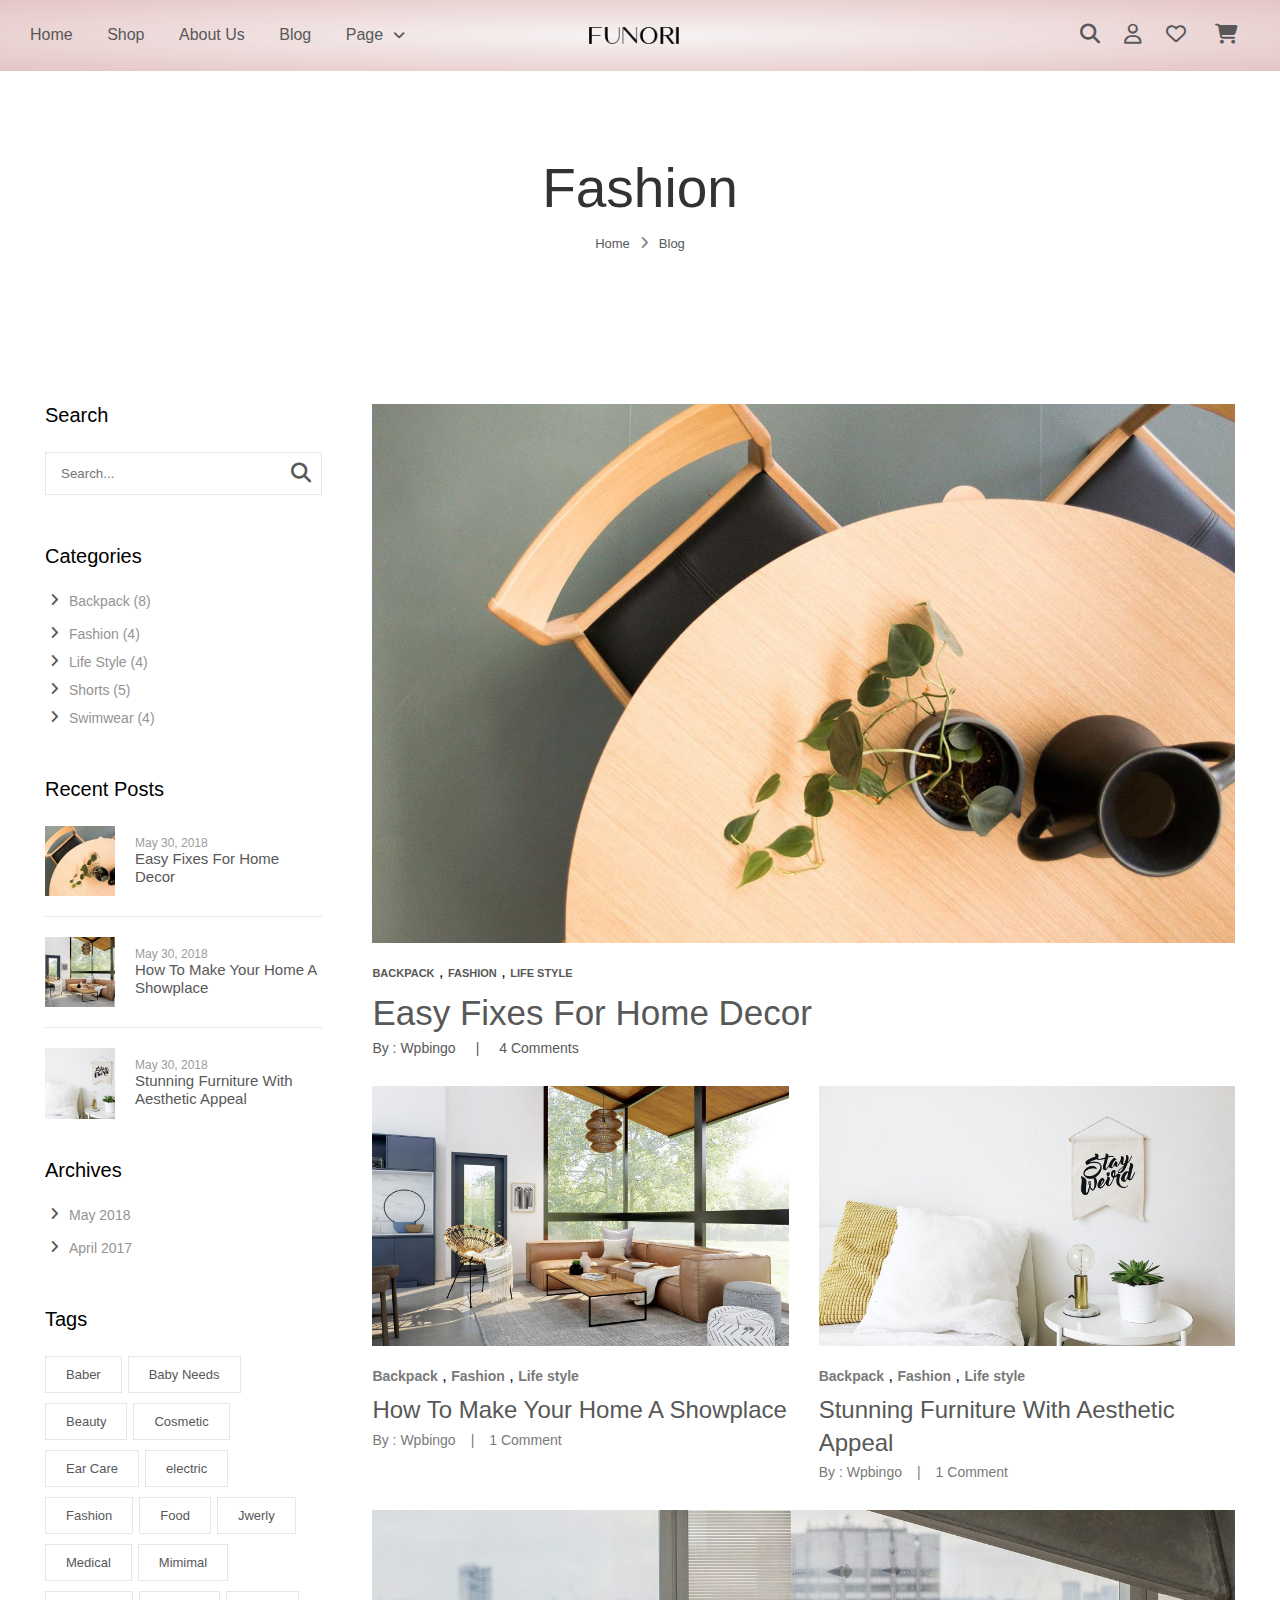
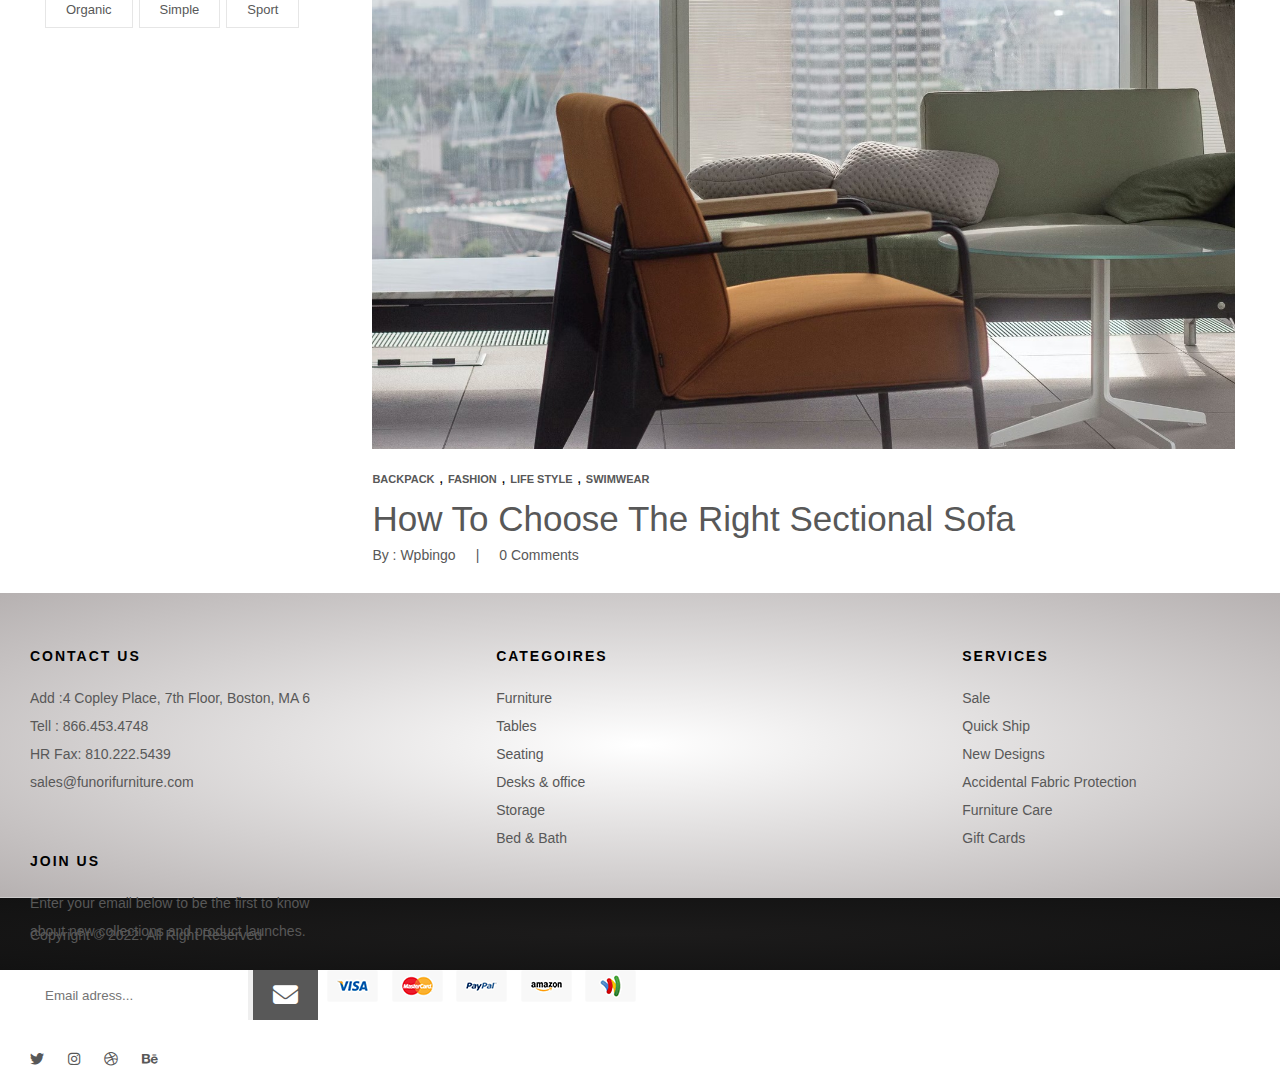
<file: blog.html>
<!DOCTYPE html>
<html lang="en">
<head>
    <meta charset="UTF-8">
    <meta http-equiv="X-UA-Compatible" content="IE=edge">
    <meta name="viewport" content="width=device-width, initial-scale=1.0">
    <link rel="stylesheet" href="https://cdnjs.cloudflare.com/ajax/libs/font-awesome/6.1.1/css/all.min.css"/>
    <link rel="stylesheet" href="css/blog.css">
    <link rel="stylesheet" href="css/main.css">
    <link rel="stylesheet" href="css/about.css">
    <link rel="stylesheet" href="css/main-moblie.css">
    <title>Blog</title>
</head>
<body>
    <div class="header">
        <div class="content">
            <div class="box-menu-mobile">
                <button>
                    <i class="fa-solid fa-bars"></i>
                </button>
            </div>
            <nav class="box-menu">
                <ul class="all-list-menu">
                    <li>
                        <a href="index.html" class="hover-a">Home</a>
                        <!-- <a href="">
                            <i class="fa-solid fa-angle-down angle-down"></i>
                        </a> -->
                    </li>
                    <li class="padding-list-menu">
                        <a href="Shop.html" class="hover-a">Shop</a>
                        <!-- <a href="">
                            <i class="fa-solid fa-angle-down angle-down"></i>
                        </a> -->
                    </li>
                    <li class="padding-list-menu">
                        <a href="about.html" class="hover-a">About Us</a>
                        <!-- <a href="">
                            <i class="fa-solid fa-angle-down angle-down"></i>
                        </a> -->
                    </li>
                    <li class="padding-list-menu">
                        <a href="blog.html" class="hover-a">Blog</a>
                        <!-- <a href="">
                            <i class="fa-solid fa-angle-down angle-down"></i>
                        </a> -->
                    </li>
                    <li class="padding-list-menu">
                        <a href="" class="hover-a">Page</a>
                        <a href="">
                            <i class="fa-solid fa-angle-down angle-down"></i>
                        </a>
                    </li>
                </ul>
            </nav>
            <div class="box-logo">
                <div class="logo">
                    <a href="index.html">
                        <img src="images/logo.png" alt="">
                    </a>
                </div>
            </div>
            <div class="box-icon">
                <a href="" class="box-search">
                    <i class="fa-solid fa-magnifying-glass search"></i>
                </a>
                <a href="login.html" class="box-user">
                    <i class="fa-regular fa-user user"></i>
                </a>
                <a href="" class="box-heart">
                    <i class="fa-regular fa-heart heart"></i>
                </a>
                <a href="cart.html" class="box-cart">
                    <i class="fa-solid fa-cart-shopping cart"></i>
                </a>
            </div>
        </div>
    </div>
    <div class="box-banner-about" style="background-position: 50%;">
        <div class="in-banner-about">
            <div class="title-banner">Fashion</div>
            <div class="box-path-about">
                <div>Home</div>
                <div class="icon">
                    <i class="fa-solid fa-angle-right"></i>
                </div>
                <div>Blog</div>
            </div>
        </div>
    </div>
    <div class="container">
        <div class="all-box-sidebar">
            <div class="box-search">
                <h3>Search</h3>
                <div class="from-search">
                    <input type="text" placeholder="Search...">
                    <button>
                        <i class="fa-solid fa-magnifying-glass"></i>
                    </button>
                </div>
            </div>
            <div class="box-categories">                    
                <h3>Categories</h3>
                <div class="in-categories">
                    <i class="fa-solid fa-angle-right"></i>
                    <a href="">
                        <div>Backpack (8)</div>
                    </a>
                </div>
                <div class="in-categories" style="padding-top: 5px;">
                    <i class="fa-solid fa-angle-right"></i>
                    <a href="">
                        <div>Fashion (4)</div>
                    </a>
                </div>
                <div class="in-categories" style="padding-top: 5px;">
                    <i class="fa-solid fa-angle-right"></i>
                    <a href="">
                        <div>Life Style (4)</div>
                    </a>
                </div>
                <div class="in-categories" style="padding-top: 5px;">
                    <i class="fa-solid fa-angle-right"></i>
                    <a href="">
                        <div>Shorts (5)</div>
                    </a>
                </div>
                <div class="in-categories" style="padding: 5px 0 0 0;">
                    <i class="fa-solid fa-angle-right"></i>
                    <a href="">
                        <div>Swimwear (4)</div>
                    </a>
                </div>
            </div>
            <div class="box-recent">
                <h3>Recent Posts</h3>
                <div class="in-recent">
                    <div class="in-content-recent">
                        <img src="images/Blog/Blog_01-500x500.jpg" alt="">
                        <div class="box-text-recent">
                            <div>May 30, 2018</div>
                            <a href="">Easy Fixes For Home Decor</a>
                        </div>
                    </div>
                    <div class="in-content-recent">
                        <img src="images/Blog/Blog_02-500x500.jpg" alt="">
                        <div class="box-text-recent">
                            <div>May 30, 2018</div>
                            <a href="">How To Make Your Home A Showplace</a>
                        </div>
                    </div>
                    <div class="in-content-recent" style="border-bottom: none;">
                        <img src="images/Blog/Blog_03-500x500.jpg" alt="">
                        <div class="box-text-recent">
                            <div>May 30, 2018</div>
                            <a href="">Stunning Furniture With Aesthetic Appeal</a>
                        </div>
                    </div>
                </div>
            </div>
            <div class="box-categories">                    
                <h3>Archives</h3>
                <div class="in-categories">
                    <i class="fa-solid fa-angle-right"></i>
                    <a href="">
                        <div>May 2018</div>
                    </a>
                </div>
                <div class="in-categories" style="padding-top: 5px;">
                    <i class="fa-solid fa-angle-right"></i>
                    <a href="">
                        <div>April 2017</div>
                    </a>
                </div>
            </div>
            <div class="box-tags">
                <h3>Tags</h3>
                <div class="in-tag-1">
                    <a href="" class="tag-1">Baber</a>
                    <a href="" class="tag-1">Baby Needs</a>
                    <a href="" class="tag-1">Beauty</a>
                    <a href="" class="tag-1">Cosmetic</a>
                    <a href="" class="tag-1">Ear Care</a>
                    <a href="" class="tag-1">electric</a>
                    <a href="" class="tag-1">Fashion</a>
                    <a href="" class="tag-1">Food</a>
                    <a href="" class="tag-1">Jwerly</a>
                    <a href="" class="tag-1">Medical</a>
                    <a href="" class="tag-1">Mimimal</a>
                    <a href="" class="tag-1">Organic</a>
                    <a href="" class="tag-1">Simple</a>
                    <a href="" class="tag-1">Sport</a>
                </div>
            </div>
        </div>
        <div class="box-content-blog">
            <div class="blog-1">
                <a href="">
                    <img src="images/Blog/Blog_01.jpg" alt="">
                </a>
                <div class="content-blog-1">
                    <div class="list-link">
                        <a href="">Backpack</a>
                        <span>,</span>
                        <a href="">Fashion</a>
                        <span>,</span>
                        <a href="">Life style</a>
                    </div>
                    <div class="title">
                        <a href="">Easy Fixes For Home Decor</a>
                    </div>
                    <div class="box-by">
                        <span>By : Wpbingo</span>
                        <span>|</span>
                        <span>4 Comments</span>
                    </div>
                </div>
            </div>
            <div class="blog-2">
                <div class="box-1 pading-img-1">
                    <img src="images/Blog/Blog_02.jpg" alt="">
                    <div class="content-box-1">
                        <div class="first-content">
                            <a href="">Backpack</a>
                            <span>,</span>
                            <a href="">Fashion</a>
                            <span>,</span>
                            <a href="">Life style</a>
                        </div>
                        <div class="second-content">
                            <a href="">How To Make Your Home A Showplace</a>
                        </div>
                        <div class="three-content">
                            <span>By : Wpbingo</span>
                            <span>|</span>
                            <span>1 Comment</span>
                        </div>
                    </div>
                </div>
                <div class="box-1 pading-img-2">
                    <img src="images/Blog/Blog_03.jpg" alt="">
                    <div class="content-box-1">
                        <div class="first-content">
                            <a href="">Backpack</a>
                            <span>,</span>
                            <a href="">Fashion</a>
                            <span>,</span>
                            <a href="">Life style</a>
                        </div>
                        <div class="second-content">
                            <a href="">Stunning Furniture With Aesthetic Appeal</a>
                        </div>
                        <div class="three-content">
                            <span>By : Wpbingo</span>
                            <span>|</span>
                            <span>1 Comment</span>
                        </div>
                    </div>
                </div>
            </div>
            <div class="blog-1">
                <a href="">
                    <img src="images/Blog/Blog_04.jpg" alt="">
                </a>
                <div class="content-blog-1">
                    <div class="list-link">
                        <a href="">Backpack</a>
                        <span>,</span>
                        <a href="">Fashion</a>
                        <span>,</span>
                        <a href="">Life style</a>
                        <span>,</span>
                        <a href="">Swimwear</a>
                    </div>
                    <div class="title">
                        <a href="">How To Choose The Right Sectional Sofa</a>
                    </div>
                    <div class="box-by">
                        <span>By : Wpbingo</span>
                        <span>|</span>
                        <span>0 Comments</span>
                    </div>
                </div>
            </div>
        </div>
    </div>
    <!-- Phần footer -->
    <div class="box-first-footer">
        <div class="contact">
            <h2>CONTACT US</h2>
            <div class="in">
                <div>Add :4 Copley Place, 7th Floor, Boston, MA 6</div>
                <div>Tell : 866.453.4748</div>
                <div>HR Fax: 810.222.5439</div>
                <div>sales@funorifurniture.com</div>
            </div>
        </div>
        <div class="contact">
            <h2>CATEGOIRES</h2>
            <div class="in">
                <a href="">
                    <div>Furniture</div>
                </a>
                <a href="">
                    <div>Tables</div>
                </a>
                <a href="">
                    <div>Seating</div>
                </a>
                <a href="">
                    <div>Desks & office </div>
                </a>
                <a href="">
                    <div>Storage</div>
                </a>
                <a href="">
                    <div>Bed & Bath</div>
                </a>
            </div>
        </div>
        <div class="contact">
            <h2>SERVICES</h2>
            <div class="in">
                <a href="">
                    <div>Sale</div>
                </a>
                <a href="">
                    <div>Quick Ship</div>
                </a>
                <a href="">
                    <div>New Designs</div>
                </a>
                <a href="">
                    <div>Accidental Fabric Protection</div>
                </a>
                <a href="">
                    <div>Furniture Care</div>
                </a>
                <a href="">
                    <div>Gift Cards</div>
                </a>
            </div>
        </div>
        <div class="contact">
            <h2>JOIN US</h2>
            <div class="in">
                <div style="margin-bottom: 25px;">Enter your email below to be the first to know 
                    <br>
                    about new collections and product launches.
                </div>
                <div class="box-email">
                    <input type="text" placeholder="Email adress...">
                    <button type="submit">
                        <i class="fa-solid fa-envelope"></i>
                    </button>
                </div>
                <div class="icon-contact">
                    <ul>
                        <li>
                            <a href="">
                                <i class="fa-brands fa-twitter"></i>
                            </a>
                        </li>
                        <li>
                            <a href="">
                                <i class="fa-brands fa-instagram"></i>
                            </a>
                        </li>
                        <li>
                            <a href="">
                                <i class="fa-brands fa-dribbble"></i>
                            </a>
                        </li>
                        <li>
                            <a href="">
                                <i class="fa-brands fa-behance"></i>
                            </a>
                        </li>                     
                    </ul>
                </div>
            </div>
        </div>
    </div>
    <div class="box-second-footer">
        <div class="first-box">
            <div class="title">
                Copyright © 2022. All Right Reserved
            </div>
        </div>
        <div class="second-box">
            <div class="box-bank">
                <img src="images/payments-1.png" alt="">
            </div>
        </div>
    </div>
</body>
</html>
</file>
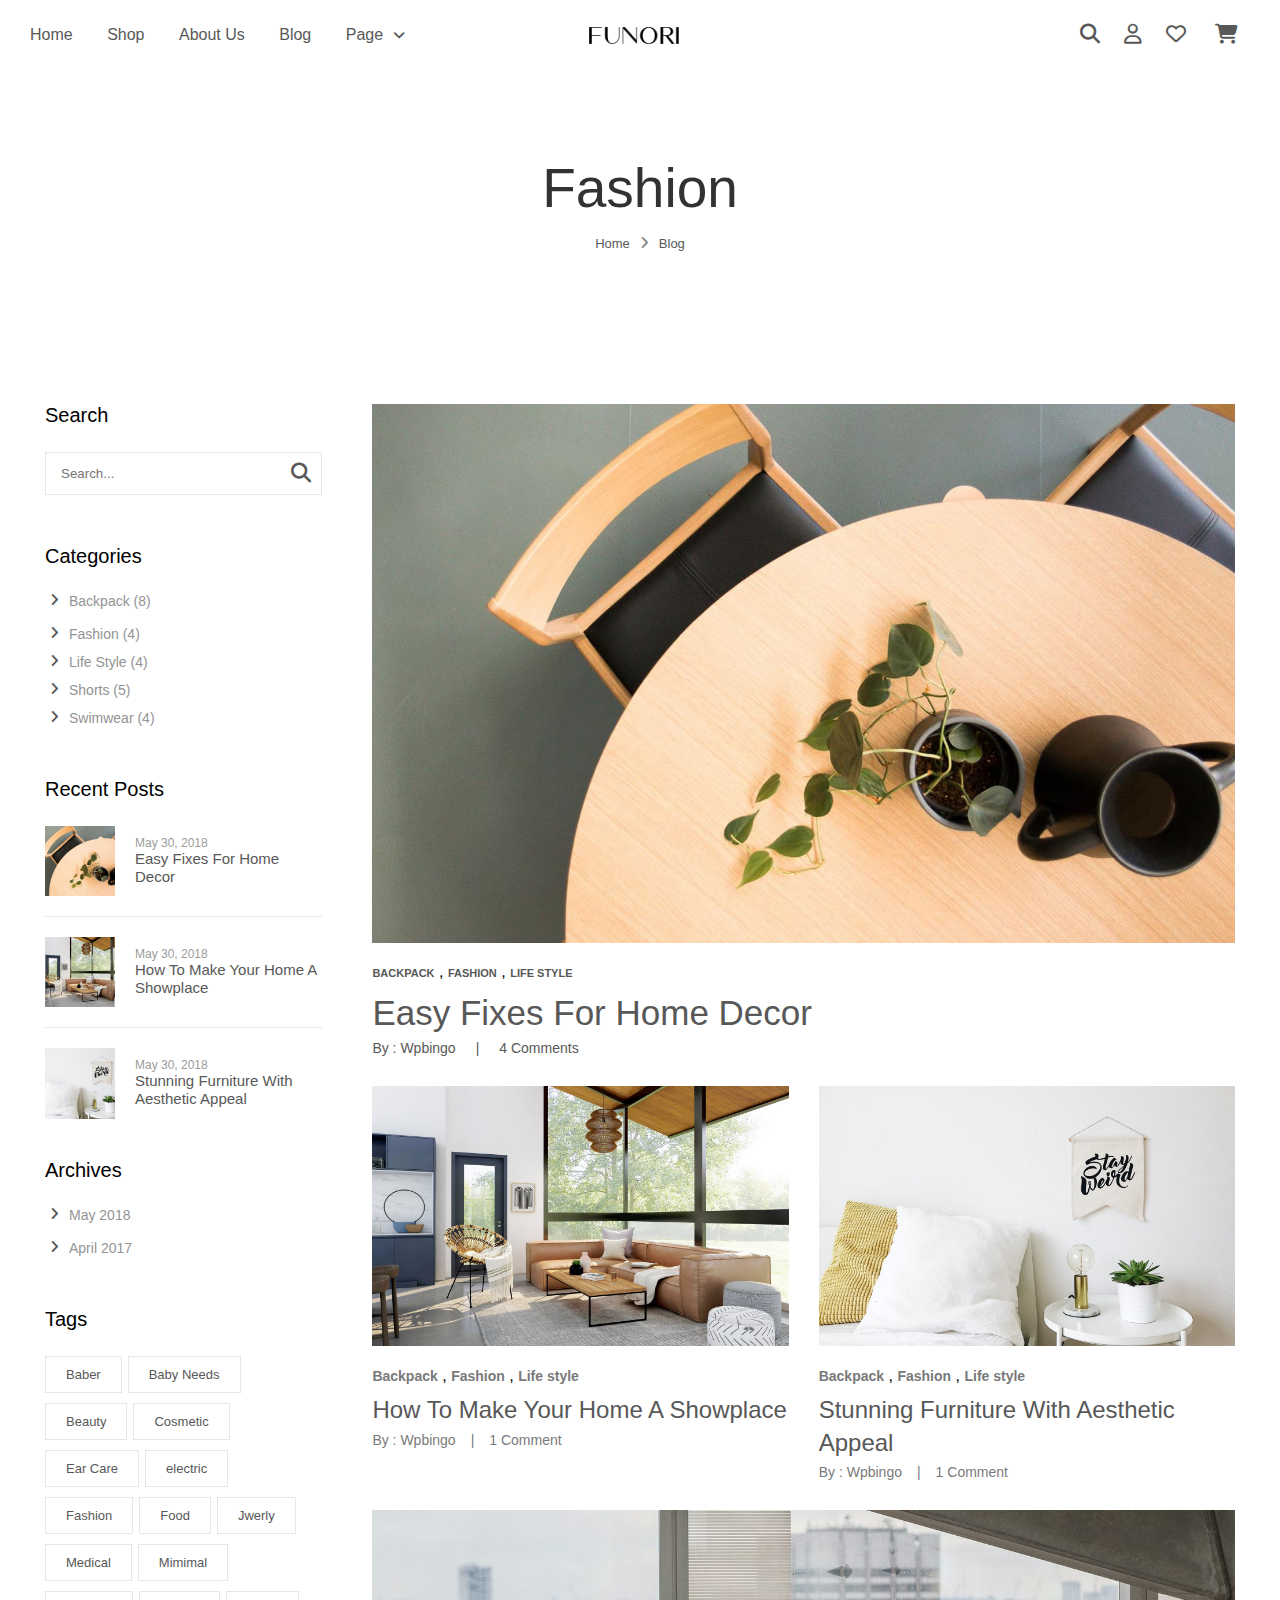
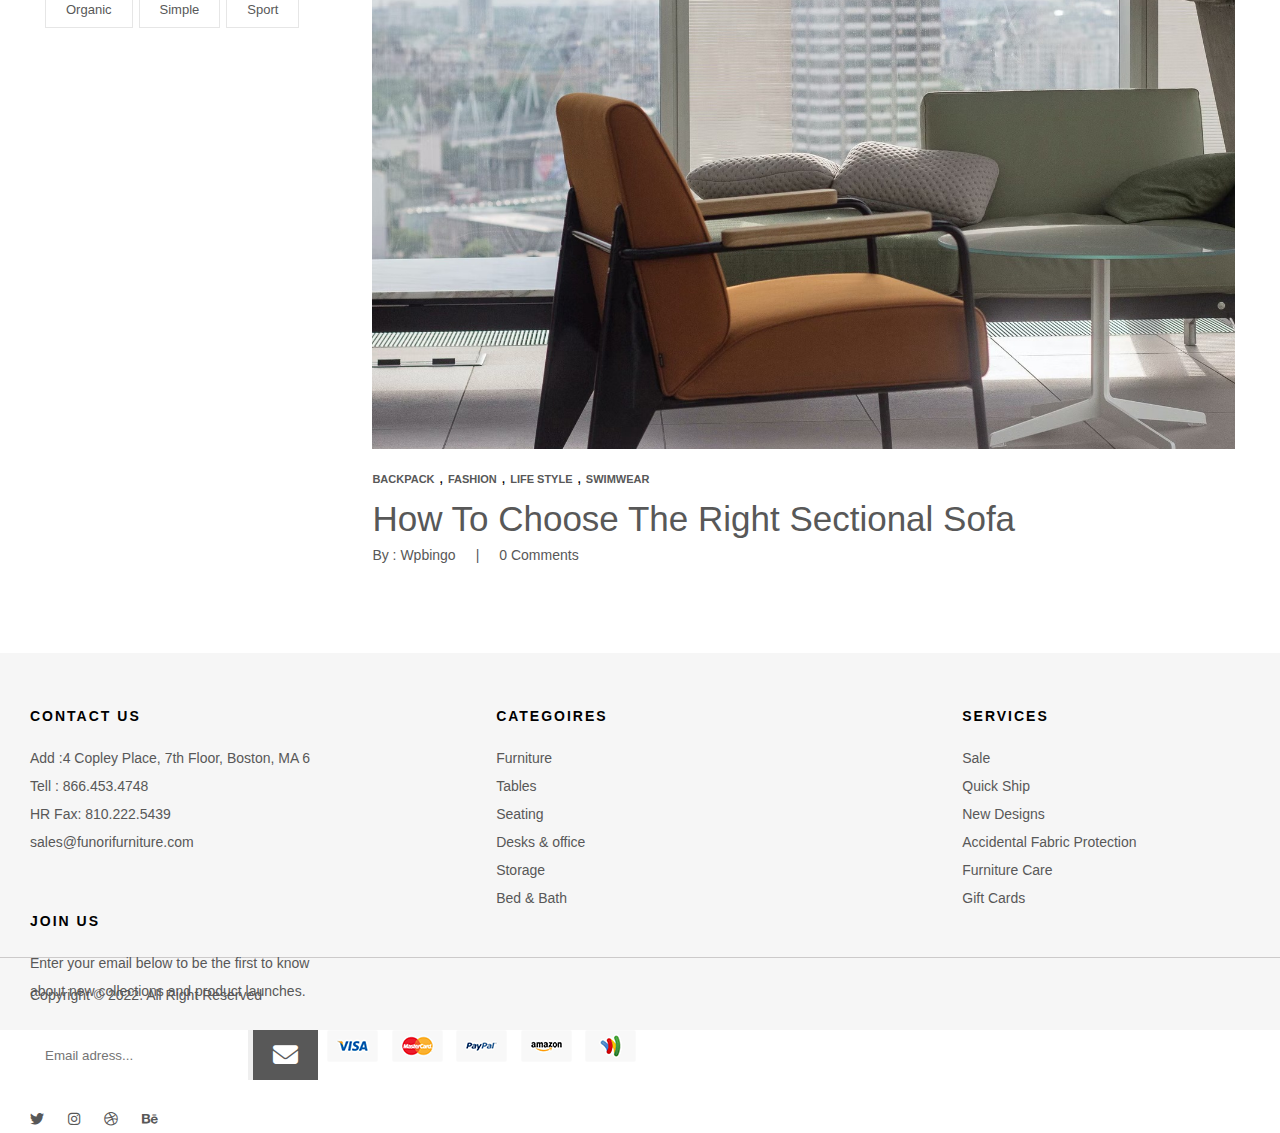
<file: Funori-main/Page/blog.html>
<!DOCTYPE html>
<html lang="en">
<head>
    <meta charset="UTF-8">
    <meta http-equiv="X-UA-Compatible" content="IE=edge">
    <meta name="viewport" content="width=device-width, initial-scale=1.0">
    <link rel="stylesheet" href="https://cdnjs.cloudflare.com/ajax/libs/font-awesome/6.1.1/css/all.min.css"/>
    <link rel="stylesheet" href="../Css/blog.css">
    <link rel="stylesheet" href="../Css/main.css">
    <link rel="stylesheet" href="../Css/about.css">
    <link rel="stylesheet" href="../Css/main-moblie.css">
    <title>Blog</title>
</head>
<body>
    <div class="header">
        <div class="content">
            <div class="box-menu-mobile">
                <button>
                    <i class="fa-solid fa-bars"></i>
                </button>
            </div>
            <nav class="box-menu">
                <ul class="all-list-menu">
                    <li>
                        <a href="../index.html" class="hover-a">Home</a>
                        <!-- <a href="">
                            <i class="fa-solid fa-angle-down angle-down"></i>
                        </a> -->
                    </li>
                    <li class="padding-list-menu">
                        <a href="Shop.html" class="hover-a">Shop</a>
                        <!-- <a href="">
                            <i class="fa-solid fa-angle-down angle-down"></i>
                        </a> -->
                    </li>
                    <li class="padding-list-menu">
                        <a href="about.html" class="hover-a">About Us</a>
                        <!-- <a href="">
                            <i class="fa-solid fa-angle-down angle-down"></i>
                        </a> -->
                    </li>
                    <li class="padding-list-menu">
                        <a href="blog.html" class="hover-a">Blog</a>
                        <!-- <a href="">
                            <i class="fa-solid fa-angle-down angle-down"></i>
                        </a> -->
                    </li>
                    <li class="padding-list-menu">
                        <a href="" class="hover-a">Page</a>
                        <a href="">
                            <i class="fa-solid fa-angle-down angle-down"></i>
                        </a>
                    </li>
                </ul>
            </nav>
            <div class="box-logo">
                <div class="logo">
                    <a href="../index.html">
                        <img src="../Picture/logo.png" alt="">
                    </a>
                </div>
            </div>
            <div class="box-icon">
                <a href="" class="box-search">
                    <i class="fa-solid fa-magnifying-glass search"></i>
                </a>
                <a href="login.html" class="box-user">
                    <i class="fa-regular fa-user user"></i>
                </a>
                <a href="" class="box-heart">
                    <i class="fa-regular fa-heart heart"></i>
                </a>
                <a href="" class="box-cart">
                    <i class="fa-solid fa-cart-shopping cart"></i>
                </a>
            </div>
        </div>
    </div>
    <div class="box-banner-about" style="background-position: 50%;">
        <div class="in-banner-about">
            <div class="title-banner">Fashion</div>
            <div class="box-path-about">
                <div>Home</div>
                <div class="icon">
                    <i class="fa-solid fa-angle-right"></i>
                </div>
                <div>Blog</div>
            </div>
        </div>
    </div>
    <div class="container">
        <div class="all-box-sidebar">
            <div class="box-search">
                <h3>Search</h3>
                <div class="from-search">
                    <input type="text" placeholder="Search...">
                    <button>
                        <i class="fa-solid fa-magnifying-glass"></i>
                    </button>
                </div>
            </div>
            <div class="box-categories">                    
                <h3>Categories</h3>
                <div class="in-categories">
                    <i class="fa-solid fa-angle-right"></i>
                    <a href="">
                        <div>Backpack (8)</div>
                    </a>
                </div>
                <div class="in-categories" style="padding-top: 5px;">
                    <i class="fa-solid fa-angle-right"></i>
                    <a href="">
                        <div>Fashion (4)</div>
                    </a>
                </div>
                <div class="in-categories" style="padding-top: 5px;">
                    <i class="fa-solid fa-angle-right"></i>
                    <a href="">
                        <div>Life Style (4)</div>
                    </a>
                </div>
                <div class="in-categories" style="padding-top: 5px;">
                    <i class="fa-solid fa-angle-right"></i>
                    <a href="">
                        <div>Shorts (5)</div>
                    </a>
                </div>
                <div class="in-categories" style="padding: 5px 0 0 0;">
                    <i class="fa-solid fa-angle-right"></i>
                    <a href="">
                        <div>Swimwear (4)</div>
                    </a>
                </div>
            </div>
            <div class="box-recent">
                <h3>Recent Posts</h3>
                <div class="in-recent">
                    <div class="in-content-recent">
                        <img src="../Picture/Blog/Blog_01-500x500.jpg" alt="">
                        <div class="box-text-recent">
                            <div>May 30, 2018</div>
                            <a href="">Easy Fixes For Home Decor</a>
                        </div>
                    </div>
                    <div class="in-content-recent">
                        <img src="../Picture/Blog/Blog_02-500x500.jpg" alt="">
                        <div class="box-text-recent">
                            <div>May 30, 2018</div>
                            <a href="">How To Make Your Home A Showplace</a>
                        </div>
                    </div>
                    <div class="in-content-recent" style="border-bottom: none;">
                        <img src="../Picture/Blog/Blog_03-500x500.jpg" alt="">
                        <div class="box-text-recent">
                            <div>May 30, 2018</div>
                            <a href="">Stunning Furniture With Aesthetic Appeal</a>
                        </div>
                    </div>
                </div>
            </div>
            <div class="box-categories">                    
                <h3>Archives</h3>
                <div class="in-categories">
                    <i class="fa-solid fa-angle-right"></i>
                    <a href="">
                        <div>May 2018</div>
                    </a>
                </div>
                <div class="in-categories" style="padding-top: 5px;">
                    <i class="fa-solid fa-angle-right"></i>
                    <a href="">
                        <div>April 2017</div>
                    </a>
                </div>
            </div>
            <div class="box-tags">
                <h3>Tags</h3>
                <div class="in-tag-1">
                    <a href="" class="tag-1">Baber</a>
                    <a href="" class="tag-1">Baby Needs</a>
                    <a href="" class="tag-1">Beauty</a>
                    <a href="" class="tag-1">Cosmetic</a>
                    <a href="" class="tag-1">Ear Care</a>
                    <a href="" class="tag-1">electric</a>
                    <a href="" class="tag-1">Fashion</a>
                    <a href="" class="tag-1">Food</a>
                    <a href="" class="tag-1">Jwerly</a>
                    <a href="" class="tag-1">Medical</a>
                    <a href="" class="tag-1">Mimimal</a>
                    <a href="" class="tag-1">Organic</a>
                    <a href="" class="tag-1">Simple</a>
                    <a href="" class="tag-1">Sport</a>
                </div>
            </div>
        </div>
        <div class="box-content-blog">
            <div class="blog-1">
                <a href="">
                    <img src="../Picture/Blog/Blog_01.jpg" alt="">
                </a>
                <div class="content-blog-1">
                    <div class="list-link">
                        <a href="">Backpack</a>
                        <span>,</span>
                        <a href="">Fashion</a>
                        <span>,</span>
                        <a href="">Life style</a>
                    </div>
                    <div class="title">
                        <a href="">Easy Fixes For Home Decor</a>
                    </div>
                    <div class="box-by">
                        <span>By : Wpbingo</span>
                        <span>|</span>
                        <span>4 Comments</span>
                    </div>
                </div>
            </div>
            <div class="blog-2">
                <div class="box-1 pading-img-1">
                    <img src="../Picture/Blog/Blog_02.jpg" alt="">
                    <div class="content-box-1">
                        <div class="first-content">
                            <a href="">Backpack</a>
                            <span>,</span>
                            <a href="">Fashion</a>
                            <span>,</span>
                            <a href="">Life style</a>
                        </div>
                        <div class="second-content">
                            <a href="">How To Make Your Home A Showplace</a>
                        </div>
                        <div class="three-content">
                            <span>By : Wpbingo</span>
                            <span>|</span>
                            <span>1 Comment</span>
                        </div>
                    </div>
                </div>
                <div class="box-1 pading-img-2">
                    <img src="../Picture/Blog/Blog_03.jpg" alt="">
                    <div class="content-box-1">
                        <div class="first-content">
                            <a href="">Backpack</a>
                            <span>,</span>
                            <a href="">Fashion</a>
                            <span>,</span>
                            <a href="">Life style</a>
                        </div>
                        <div class="second-content">
                            <a href="">Stunning Furniture With Aesthetic Appeal</a>
                        </div>
                        <div class="three-content">
                            <span>By : Wpbingo</span>
                            <span>|</span>
                            <span>1 Comment</span>
                        </div>
                    </div>
                </div>
            </div>
            <div class="blog-1">
                <a href="">
                    <img src="../Picture/Blog/Blog_04.jpg" alt="">
                </a>
                <div class="content-blog-1">
                    <div class="list-link">
                        <a href="">Backpack</a>
                        <span>,</span>
                        <a href="">Fashion</a>
                        <span>,</span>
                        <a href="">Life style</a>
                        <span>,</span>
                        <a href="">Swimwear</a>
                    </div>
                    <div class="title">
                        <a href="">How To Choose The Right Sectional Sofa</a>
                    </div>
                    <div class="box-by">
                        <span>By : Wpbingo</span>
                        <span>|</span>
                        <span>0 Comments</span>
                    </div>
                </div>
            </div>
        </div>
    </div>
    <!-- Phần footer -->
    <div class="box-first-footer">
        <div class="contact">
            <h2>CONTACT US</h2>
            <div class="in">
                <div>Add :4 Copley Place, 7th Floor, Boston, MA 6</div>
                <div>Tell : 866.453.4748</div>
                <div>HR Fax: 810.222.5439</div>
                <div>sales@funorifurniture.com</div>
            </div>
        </div>
        <div class="contact">
            <h2>CATEGOIRES</h2>
            <div class="in">
                <a href="">
                    <div>Furniture</div>
                </a>
                <a href="">
                    <div>Tables</div>
                </a>
                <a href="">
                    <div>Seating</div>
                </a>
                <a href="">
                    <div>Desks & office </div>
                </a>
                <a href="">
                    <div>Storage</div>
                </a>
                <a href="">
                    <div>Bed & Bath</div>
                </a>
            </div>
        </div>
        <div class="contact">
            <h2>SERVICES</h2>
            <div class="in">
                <a href="">
                    <div>Sale</div>
                </a>
                <a href="">
                    <div>Quick Ship</div>
                </a>
                <a href="">
                    <div>New Designs</div>
                </a>
                <a href="">
                    <div>Accidental Fabric Protection</div>
                </a>
                <a href="">
                    <div>Furniture Care</div>
                </a>
                <a href="">
                    <div>Gift Cards</div>
                </a>
            </div>
        </div>
        <div class="contact">
            <h2>JOIN US</h2>
            <div class="in">
                <div style="margin-bottom: 25px;">Enter your email below to be the first to know 
                    <br>
                    about new collections and product launches.
                </div>
                <div class="box-email">
                    <input type="text" placeholder="Email adress...">
                    <button type="submit">
                        <i class="fa-solid fa-envelope"></i>
                    </button>
                </div>
                <div class="icon-contact">
                    <ul>
                        <li>
                            <a href="">
                                <i class="fa-brands fa-twitter"></i>
                            </a>
                        </li>
                        <li>
                            <a href="">
                                <i class="fa-brands fa-instagram"></i>
                            </a>
                        </li>
                        <li>
                            <a href="">
                                <i class="fa-brands fa-dribbble"></i>
                            </a>
                        </li>
                        <li>
                            <a href="">
                                <i class="fa-brands fa-behance"></i>
                            </a>
                        </li>                     
                    </ul>
                </div>
            </div>
        </div>
    </div>
    <div class="box-second-footer">
        <div class="first-box">
            <div class="title">
                Copyright © 2022. All Right Reserved
            </div>
        </div>
        <div class="second-box">
            <div class="box-bank">
                <img src="../Picture/payments-1.png" alt="">
            </div>
        </div>
    </div>
</body>
</html>
</file>
<file: css/blog.css>
* {
    margin: 0;
    padding: 0;
    box-sizing: border-box;
}

html {
    font-family: 'Questrial', sans-serif;
}

:root {
    --color-text: #868686;
    --color-text-1: #585858;
    --Hover-icon: #FF9B42;
}

.container {
    width: 100%;
    min-width: 1px;
    padding: 0 30px;
    display: flex;
}

.container .all-box-sidebar {
    width: 33.3%;
    min-height: 1px;
    padding: 0 15px;
}

.container .box-search {
    width: 100%;
    min-height: 1px;
    margin-bottom: 50px;
}

.box-search h3 {
    font-size: 20px;
    padding-bottom: 10px;
    margin-bottom: 15px;
    font-weight: 400;
}

.box-search .from-search {
    width: 100%;
    height: 43px;
    display: flex;
}

.box-search .from-search input {
    width: 100%;
    /* height: 43px; */
    height: 100%;
    padding: 0 70px 0 15px;
    border: 1px solid #e6e6e6;
    border-right: none;
    position: relative;
    outline: none;
}

.from-search button {
    width: 18px;
    height: 100%;
    padding: 0 20px;
    text-align: center;
    position: relative;
    background-color: white;
    outline: none;
    border: 1px solid #e6e6e6;
    border-left: none;
}

.from-search button i {
    position: absolute;
    line-height: 30px;
    font-size: 20px;
    left: 50%;
    transform: translate(-50%, -50%);
    margin-left: 0;
}

.box-categories {
    margin-bottom: 45px;
}

.box-categories h3 {
    font-size: 20px;
    padding-bottom: 10px;
    margin-bottom: 15px;
    font-weight: 400;
}

.box-categories .in-categories {
    display: flex;
    gap: 10px;
    font-size: 14px;
    width: 100%;
    height: 28px;
    padding-bottom: 5px;
    color: #949494;
}

.box-categories .in-categories a {
    color: #949494;
    text-decoration: none;
    transition: 0.4s;
}

.box-categories .in-categories a:hover {
    color: var(--Hover-icon);
}

.box-recent h3 {
    font-size: 20px;
    padding-bottom: 10px;
    margin-bottom: 15px;
    font-weight: 400;
}

.box-recent .in-recent {
    width: 100%;
    min-height: 1px;
    /* padding: 0 15px; */
}

.in-recent .in-content-recent {
    width: 100%;
    height: 91px;
    padding-bottom: 20px;
    border-bottom: 1px solid #e6e6e6;
    margin-bottom: 20px;
    display: flex;
    align-items: center;
}

.in-content-recent img {
    width: 70px;
    height: 100%;
}

.in-content-recent .box-text-recent {
    padding-left: 20px;
}

.in-content-recent .box-text-recent div {
    color: #9b9b9b;
    font-size: 12px;
}

.in-content-recent .box-text-recent a {
    font-size: 15px;
    text-decoration: none;
    color: var(--color-text-1);
    transition: 0.4s;
}

.in-content-recent .box-text-recent a:hover {
    color: var(--Hover-icon);
}

.box-tags {
    width: 100%;
    min-height: 1px;
}

.box-tags h3 {
    font-size: 20px;
    padding-bottom: 10px;
    margin-bottom: 15px;
    font-weight: 400;
}

.box-tags .in-tag-1 {
    width: 100%;
    min-height: 300px;
}

.in-tag-1 .tag-1 {
    position: relative;
    text-decoration: none;
    color: var(--color-text-1);
    font-size: 13px;
    padding: 10px 20px;
    border: 1px solid #e6e6e6;
    margin: 0 6px 10px 0;
    float: left;
    transition: all 0.4s ease-in-out;
}

.in-tag-1 .tag-1:hover {
    border: 1px solid var(--Hover-icon);
    color: white;
}

.in-tag-1 .tag-1::before {
    z-index: -1;
    position: absolute;
    content: "";
    width: 100%;
    height: 0%;
    background-color: var(--Hover-icon);
    right: 0;
    bottom: 0;
    transition: all 0.4s ease-in-out;
    transform: rotate(180deg);
}

.in-tag-1 .tag-1:hover::before {
    height: 100%;
}

.container .box-content-blog {
    width: 100%;
    min-height: 1px;
    padding: 0 15px 0 35px;
}

.box-content-blog .blog-1 {
    width: 100%;
    min-height: 1px;
    margin-bottom: 30px;
}

.box-content-blog .blog-1 a img {
    width: 100%;
}

.box-content-blog .content-blog-1 {
    margin-top: 15px;
}

.box-content-blog .content-blog-1 .list-link {
    margin-bottom: 5px;
}

.box-content-blog .content-blog-1 .list-link a {
    text-decoration: none;
    color: var(--color-text);
    line-height: 23px;
    font-size: 11px;
    text-transform: uppercase;
    font-weight: 600;
    transition: 0.4s;
}

.box-content-blog .content-blog-1 .list-link a:hover {
    color: var(--Hover-icon);
}

.content-blog-1 .title {
    margin-bottom: 5px;
}

.content-blog-1 .title a {
    font-size: 35px;
    line-height: 45.5px;
    text-decoration: none;
    color: var(--color-text-1);
    transition: 0.4s;
}

.content-blog-1 .title a:hover {
    color: var(--Hover-icon);
}

.content-blog-1 .box-by {
    font-size: 14px;
    display: flex;
    gap: 20px;
}

.content-blog-1 .box-by span {
    color: var(--color-text);
}

.pading-img-1 {
    padding-right: 15px;
}

.pading-img-2 {
    padding-left: 15px;
}

.box-content-blog .blog-2 {
    width: 100%;
    min-height: 1px;
    display: flex;
}

.box-content-blog .blog-2 .box-1 {
    width: 50%;
}

.blog-2 .box-1 img {
    width: 100%;
}

.blog-2 .box-1 .content-box-1 {
    width: 100%;
    min-height: 1px;
    margin-top: 15px;
}

.blog-2 .box-1 .content-box-1 .first-content {
    margin-bottom: 5px;
}

.blog-2 .box-1 .content-box-1 .first-content a {
    text-decoration: none;
    color: var(--color-text);
    opacity: 80%;
    font-size: 14px;
    line-height: 23.8px;
    font-weight: 600;
    margin-bottom: 5px;
    transition: 0.4s;
}

.blog-2 .box-1 .content-box-1 .first-content a:hover {
    color: var(--Hover-icon);
}

.content-box-1 .second-content {
    margin-bottom: 5px;
}

.blog-2 .box-1 .content-box-1 .second-content a {
    font-size: 24px;
    line-height: 32.5px;
    text-decoration: none;
    color: var(--color-text-1);
    transition: 0.4s;
}

.blog-2 .box-1 .content-box-1 .second-content a:hover {
    color: var(--Hover-icon);
}

.blog-2 .box-1 .content-box-1 .three-content {
    display: flex;
    gap: 15px;
    margin-bottom: 30px;
}

.blog-2 .box-1 .content-box-1 .three-content span {
    font-size: 14px;
    color: var(--color-text);
    opacity: 80%;
}
</file>
<file: css/main.css>
* {
    margin: 0;
    padding: 0;
    box-sizing: border-box;
}

html {
    font-family: 'Questrial', sans-serif;
}

:root {
    --color-text: #585858;
    --Hover-icon: #FF9B42;
}

/* Phần hearder  */
.header {
    width: 100%;
    /* height: 30.594px; */
    padding: 20px 0;
    /* background-color: aqua; */
    /* position: relative; */
    /* position: fixed;
    z-index: 1; */
    background: radial-gradient(#f7f3f3,#e5c5c5);

}

.header .content {
    width: 100%;
    height: 30.594px;
    padding: 0 30px 0 30px;
    display: flex;
    align-items: center;
}

.header .box-menu {
    width: 38%;
}

.box-menu .all-list-menu li {
    display: inline-block;
    padding-right: 15px;
}

/* khoảng cách các box trong phan menu */
.padding-list-menu {                   
    padding: 0 15px 0 15px;
}

/* icon của list menu */
.fa-solid {
    font-size: 14px;
    margin-left: 5px;
    color: var(--color-text);
    transition: 0.4s;
}

.box-menu .all-list-menu li a {
    text-decoration: none;
    font-size: 16px;
    color: var(--color-text);
    font-weight: 500;
    padding: 0 0 5px 0;
    transition: 0.4s;
    position: relative;
}

/* Hiệu ứng hover menu */
.box-menu .all-list-menu li .hover-a::after {
    position: absolute;
    content: "";
    width: 0px;
    height: 3px;
    background-color: var(--Hover-icon);
    left: 0;
    bottom: 0;
    transition: all 0.4s ease-in-out;
}

.box-menu .all-list-menu li .hover-a:hover::after {
    width: 100%;
}

.box-menu .all-list-menu li a:hover {
    color: var(--Hover-icon);
}

.box-menu .all-list-menu li:hover .angle-down {
    color: var(--Hover-icon);
}

/* logo website */
.box-logo {
    width: 23%;
    padding: 0 15px 0 15px;
    display: flex;
    justify-content: center;
    align-items: center;
}

.logo img {
    display: flex;
    justify-content: center;
    align-items: center;
    width: 90px;
    height: 16.422px;
}

/* Icon web */
.box-icon {
    width: 39%;
    display: flex;
    justify-content: flex-end;
}

.box-icon a {
    text-decoration: none;
    font-size: 18px;
    margin: 0 12px 0 12px;
    color: var(--color-text);
    text-align: center;
    vertical-align: middle;
}

.search {
    font-size: 20px;
    transition: 1s;
}

.user {
    font-size: 20px;
    transition: 1s;
}

.heart {
    font-size: 20px;
    transition: 1s;
}

.cart {
    font-size: 20px;
    transition: 1s;
}

.search:hover, .user:hover, .heart:hover, .cart:hover {
    color: var(--Hover-icon);
    transform: translateY(-6px);
}

/* phần slide */
.banner {
    width: 100%;
    height: 529.750px;
    margin-bottom: 60px;
    position: relative;
}

.banner img {
    width: 100%;
    height: 529.750px;
}

.banner .in-content {
    position: absolute;
    width: 100%;
    text-align: center;
    top: 35%;
    left: 50%;
    transform: translate(-50%, -50%);
}

.in-content .title {
    font-size: 49px;
    color: white;
    margin-bottom: 10px;
    letter-spacing: 2.5px;
    transition: 1s;
}

.in-content .text-title {
    color: white;
    font-size: 16px;
    margin-bottom: 10px;
    letter-spacing: 1.3px;
    transition: 1s;
}

.in-content .all-button button {
    background-color: white;
    border: none;
    width: 179.531px;
    height: 40px;
    padding: 0 21px 0 21px;
    font-size: 12px;
    letter-spacing: 2.1078px;
    text-transform: uppercase;
    transition: 0.4s;
}

.in-content .all-button button:hover {
    color: white;
    background-color: var(--Hover-icon);
    cursor: pointer;
}

/* nút chuyển slide */
#left, #right {
    /* display: none; */
    opacity: 0;
    width: 65px;
    height: 65px;
    border: none;
    border-radius: 40px;
    padding: 15px;
    text-align: center;
    transition: 0.5s;
}

/* Vị trí nút chuyển slide */
#left {
    position: absolute;
    top: 50%;
    left: 30px;
    transform: translateY(50%);
}

#right {
    position: absolute;
    top: 50%;
    right: 30px;
    transform: translateY(50%);
}

#left i , #right i {
    font-size: 25px;
    color: var(--color-text);
}

#left:hover, #right:hover {
    background-color: var(--Hover-icon);
    cursor: pointer;
    transition: 0.4s;
}

#left:hover i, #right:hover i {
    color: white;
}

#left:active i, #right:active i {
    font-size: 20px;
}

/* hiện nút chuyển slide */
.banner:hover #left, .banner:hover #right {
    opacity: 1;
    display: block;
}

/* Hiệu ứng chuyển động nội dung Design for life */
.tran-box {
    transition: 1s;
}

.banner:hover .tran-box {
    transform: translateY(-9px);
}

/* list chuyển slide */
#list {
    position: absolute;
    top: 95%;
    display: flex;
    left: 50%;
    transform: translate(-50%, -50%);
}

#list ul {
    display: flex;
    gap: 30px;
}

#list ul li {
    list-style: none;
    width: 10px;
    height: 10px;
}

#list ul li button {
    width: 15px;
    height: 15px;
    border-radius: 20px;
    background-color: transparent;
    border: 1px solid white;
    transition: 0.4s;
    cursor: pointer;
}

#list ul li button:hover {
    background-color: var(--Hover-icon) !important;
}

/* phần giới thiệu */
.box-room {
    display: flex;
    justify-content: center;
    gap: 30px;
    flex-wrap: wrap;
    margin-bottom: 60px;
}

.box-room .living-room, .bed-room, .ketchen-room {
    background-color: #FF9B42;
    width: 393.656px;
    height: 523.406px;
    overflow: hidden;
}

.box-room .living-room img, .bed-room img, .ketchen-room img {
    width: 100%;
    height: 100%;
    filter: brightness(90%);
    transition: all 0.5s ease-out;
}

.box-room .living-room, .bed-room, .ketchen-room {
    position: relative;
    display: flex;
    justify-content: center;
}

.living-room .title-Living-room, .title-bed-room, .title-kitchen-room {
    position: absolute;
    bottom: 9.5%;
    font-size: 30px;
    font-weight: 400;
    color: white;
    transition: 0.5s;
}

.living-room .Shop-col, .bed-room .Shop-col, .ketchen-room .Shop-col {
    position: absolute;
    bottom: 20px;
    color: white;
    opacity: 0;
    font-size: 14px;
    padding-bottom: 5px;
    border-bottom: 1px solid white;
    transition: 0.5s;
}

/* Phần hiệu ứng title room */
.living-room:hover .title-Living-room, .bed-room:hover .title-bed-room, .ketchen-room:hover .title-kitchen-room {
    transform: translatey(-50px);
}

.living-room:hover .Shop-col, .bed-room:hover .Shop-col, .ketchen-room:hover .Shop-col {
    opacity: 1;
    transform: translatey(-50px);
}

/* Hiệu ứng ảnh room */
.living-room:hover img, .bed-room:hover img, .ketchen-room:hover img {
    transform: scale(1.11, 1.11);
}

/* Phần shop by */
.all-box-product {
    display: flex;
    justify-content: space-evenly;
    flex-wrap: wrap;
    gap: 60px;
}

.setion-shop {
    width: 100%;
    min-height: 537.188px;
    padding: 100px 15px;
    /* background-color: #FF9B42; */
    background-color: whitesmoke;
    margin-bottom: 80px;
}

.setion-shop .box-title {
    width: 100%;
    height: 80px;
}

.box-title .title-shop {
    font-size: 30px;
    text-align: center;
    opacity: 70%;
}

.box-product {
    width: 177px;
    height: 250px;
    /* background-color: blueviolet; */
    position: relative;
    overflow: hidden;
}

/* Phần hiệu ứng */
.box-product::after {
    position: absolute;
    content: "";
    width: 0%;
    height: 5px;
    background-color: var(--Hover-icon);
    bottom: 0;
    left: 50%;
    transform: translate(-50%, -50%);
    transition: all 0.5s ease-in-out;
}

.box-product:hover::after {
    width: 100%;
}

.box-product img {
    width: 100%;
    height: 177px;
    border-radius: 88.5px;
    margin-bottom: 30px;
    transition: 0.4s;
}

.box-product:hover img {
    border-radius: 30px;
    /* transform: scale(1.1, 1.1); */
}

.box-product a {
    text-decoration: none;
    color: black;
}

.box-product .title-product {
    text-align: center;
    font-size: 18px;
    opacity: 80%;
    position: relative;
}

/* Sản phẩm nổi bật (new product) */
.box-product-sell {
    width: 100%;
    min-height: 647.391px;
    padding: 0 15px;
    margin-bottom: 40px;
    /* background-color: #FF9B42; */
    margin-bottom: 40px;
}

.box-product-sell .box-product-sell-2 {
    width: 100%;
    height: 100%;
    padding: 0 15px;
    /* background-color: aqua; */
}

.box-product-sell-2 .in-title {
    width: 100%;
    height: 57px;
    /* background-color: bisque; */
    display: flex;
    justify-content: space-between;
    align-items: center;
    margin-bottom: 50px;
    flex-wrap: wrap;
}

.in-title .word  {
    font-size: 40px;
    font-weight: 400;
    color: var(--color-text);
}

.in-title .see-deals {
    font-size: 14px;
}

.see-deals a .fa-arrow-right {
    font-size: 15px;
}

.in-title .see-deals a {
    color: var(--color-text);
    font-weight: 400;
    text-decoration: none;
    line-height: 1.7px;
    padding-bottom: 3.5px;
    position: relative;
    transition: 0.4s;
}

.in-title .see-deals a:hover {
    color: var(--Hover-icon);
}

.in-title .see-deals a:hover i {
    color: var(--Hover-icon);
}

/* Phần hiệu ứng xem chi tiết */
.in-title .see-deals a::after {
    content: "";
    position: absolute;
    width: 0%;
    height: 2px;
    bottom: 0;
    left: 0;
    background-color: var(--Hover-icon);
    transition: all 0.4s ease-in;
}

.in-title .see-deals a:hover::after {
    width: 100%;
}

/* Phần new product */
.all-new-product {
    width: 100%;
    height: 100%;
    display: flex;
    justify-content: space-between;
    flex-wrap: wrap;
}

.box-product-sell-2 .new-product {
    /* width: 424px; */
    width: 394px;
    height: 511.594px;
    /* padding: 0 15px; */
    /* background-color: aqua; */
}

.new-product .new-img-product {
    width: 100%;
    height: 394px;
    margin-bottom: 15px;
    position: relative;
    overflow: hidden;
}

.new-img-product img {
    width: 100%;
    height: 100%;
}

.new-img-product .note-notif .box-sell {
    position: absolute;
    top: 10px;
    left: 10px;
    width: 50px;
    height: 24px;
    background-color: #5E2BFF;
    color: white;
    padding: 0 7px;
    font-size: 14px;
    text-align: center;
    line-height: 24px;
}

.new-img-product .note-notif .title-hot {
    position: absolute;
    top: 10px;
    right: 10px;
    width: 50px;
    height: 24px;
    background-color: #FF4365;
    color: white;
    padding: 0 7px;
    font-size: 14px;
    text-align: center;
    line-height: 24px;
}

/* Phần icont heart và search trong new product */
.new-img-product .all-box-icon {
    position: absolute;
    bottom: 30px;
    right: 15px;
    display: flex;
    flex-direction: column;
    align-items: center;
    gap: 10px;
    color: var(--color-text);
}

.all-box-icon .fa-heart {
    font-size: 20px;
    background-color: white;
    width: 40px;
    height: 40px;
    border-radius: 25px;
    text-align: center;
    line-height: 40px;
    transform: translateX(123%);
    opacity: 0;
    transition: all 0.4s ease-in-out;
}

.all-box-icon .fa-magnifying-glass {
    font-size: 20px;
    background-color: white;
    width: 40px;
    height: 40px;
    border-radius: 25px;
    text-align: center;
    line-height: 40px;
    transform: translateX(123%);
    opacity: 0;
    transition: all 0.6s ease-in-out;
}

.new-img-product:hover .all-box-icon .fa-heart, .new-img-product:hover .all-box-icon .fa-magnifying-glass {
    transform: translateX(0%);
    opacity: 1;
}

.all-box-icon .fa-heart:hover, .all-box-icon .fa-magnifying-glass:hover  {
    background-color: var(--Hover-icon);
    color: white;
}

/* end icon new product */

.new-product .contents-new-product {
    display: flex;
    justify-content: center;
    align-items: center;
    gap: 10px;
}

.contents-new-product .star i {
    color: #FCAD02;
    font-size: 15px;
}

.contents-new-product .view-product {
    color: rgb(170, 168, 168);
    opacity: 90%;
    font-size: 12px;
}

.new-product .box-name-product {
    text-align: center;
    line-height: 30px;
    color: var(--color-text);
}

.box-name-product .price-product del {
    color: rgb(170, 168, 168);
}

.box-name-product .price-product span {
    color: var(--color-text);
    font-weight: 700;
}

.new-product:hover .price-product {
    display: none;
}

.buttom-1 {
    display: none;
    transition: 1s;
}

.buttom-1 button {
    width: 170px;
    height: 30px;
    padding: 0 0px;
    font-size: 12px;
    letter-spacing: 2px;
    text-transform: uppercase;
    background-color: var(--Hover-icon);
    border: 1px solid var(--Hover-icon);
    color: white;
    border-radius: 7px;
    vertical-align: middle;
    transition: all 0.3s ease-in-out;
    cursor: pointer;
}

.buttom-1 button:hover {
    background-color: white;
    color: var(--Hover-icon);
}

.buttom-1 button:active {
    background-color: var(--Hover-icon);
    color: white;
}

.buttom-1 button i {
    color: white;
}

.buttom-1 button:hover i {
    color: var(--Hover-icon);
}

.buttom-1 button:active i {
    color: white;
}

.new-product:hover .buttom-1 {
    display: block;
}
/* End new product */

/* background bg */
.box-bg {
    width: 100%;
    height: 699px;
    padding: 55px 15px 15px 15px;
    margin-bottom: 80px;
    background-image: url("https://wpbingosite.com/wordpress/funori/wp-content/uploads/2022/03/bg-3-1.jpg");
    background-repeat: no-repeat;
    background-size: cover;
    background-position: center center;
    position: relative;
    display: flex;
    justify-content: space-between;
    flex-wrap: wrap;
}

.box-bg .box-img {
    width: 545px;
    height: 629px;
    position: absolute;
    right: 60px;
    /* background-color: black; */
}

.box-bg .box-img .pic-chair {
    width: 545px;
    height: 629px;
    position: relative;
    z-index: 1;
    display: flex;
    flex-wrap: wrap;
}

.box-bg .box-img .pic-animation {
    position: absolute; 
    z-index: 2;
    right: 264px;
    animation: rotation 15s infinite linear;
}

@keyframes rotation {
    0% {transform: rotate(0deg)}
    100% {transform: rotate(360deg)}
}

.box-bg .box-content {
    width: 100%;
    height: 100%;
    /* background-color: #5E2BFF; */
    padding: 0 15px;
    justify-content: center;
    display: flex;
    flex-wrap: wrap;
    flex-direction: column;
    font-weight: 400;
}

.box-content .title-content {
    width: 100%;
    height: 95px;
    font-size: 50px;
    color: white;
}

.box-first-content {
    width: 100%;
    height: 124.391px;
    display: flex;
    flex-wrap: wrap;
}

.box-content .first-content {
    width: 71px;
    height: 71px;
    padding: 20px;
    background-color: var(--Hover-icon);
    border-radius: 40px;
    margin-right: 20px;
}

.box-content .first-content svg {
    width: 31px;
    height: 31px;
    color: white;
    fill: white;
}

.box-first-content .word-content {
    font-size: 14px;
    color: white;
    text-align: left;
}

.box-first-content .word-content h3 {
    margin-bottom: 15px;
    font-weight: none;
    letter-spacing: 3px;
    font-weight: 400;
    font-size: 14px;
}

.box-first-content .word-content p {
    line-height: 1.7;
}

.box-button button {
    width: 163px;
    height: 40px;
    padding: 0 35px;
    background-color: var(--color-text);
    color: white;
    border: none;
    text-transform: uppercase;
    letter-spacing: 3px;
    transition: 0.4s ease-in-out;
}

.box-button button:hover {
    background-color: var(--Hover-icon);
}

.all-box-banner {
    width: 100%;
    height: 591px;
    padding: 0 15px;
    margin-bottom: 80px;
    /* background-color: #FF4365; */
    display: flex;
    justify-content: center;
    flex-wrap: wrap;
}

.all-box-banner .box-first-banner {
    width: 635px;
    height: 591px;
    padding: 0 15px;
    /* background-color: #5E2BFF; */
}

.box-first-banner .box-img-banner {
    width: 100%;
    height: 469px;
    margin-bottom: 40px;
    overflow: hidden;
}

.box-first-banner .box-img-banner img {
    width: 100%;
    height: 100%;
    transition: all 0.4s ease-in-out;
}

.box-first-banner .box-img-banner a:hover img {
    transform: scale(1.11, 1.11);
}

.title-in-banner h3 {
    font-size: 34px;
    font-weight: 400;
    margin-bottom: 15px;
    opacity: 80%;
}

.title-in-banner a {
    padding-bottom: 3px;
    text-decoration: none;
    font-size: 14px;
    color: black;
    position: relative;
}

.title-in-banner a::before {
    content: "";
    width: 100%;
    height: 1px;
    position: absolute;
    right: 0;
    bottom: 0;
    background-color: black;
    transition: all 0.4s ease-out;
}

.title-in-banner a:hover::before {
    width: 0%;
}

.title-in-banner a::after {
    content: "";
    width: 2%;
    height: 1px;
    position: absolute;
    left: 0;
    bottom: 0;
    background-color: var(--Hover-icon);
    transition: all 0.4s ease-in;
    /* transition-delay: 0.8s; */
}

.title-in-banner a:hover::after {
    width: 100%;
}

.box-brand {
    width: 100%;
    height: 182px;
    padding: 0 15px;
    /* background-color: #FCAD02; */
    border-top: 1px solid rgb(204, 202, 202);
}

.box-brand .in-brand {
    width: 100%;
    height: 100%;
    /* background-color: #5E2BFF; */
    padding: 0 15px;
    display: flex;
    justify-content: center;
    /* justify-content: space-between; */
    gap: 20px;
    flex-wrap: wrap;
}

.box-brand .in-brand a img {
    padding: 0 15px;
    width: 100%;
    height: 100%;
}

.box-first-footer {
    width: 100%;
    height: 305px;
    padding: 55px 15px 45px 15px;
    background-color: #F6F6F6;
    border-bottom: 1px solid rgb(204, 202, 202);
    display: flex;
    justify-content: space-between;
    flex-wrap: wrap;
    margin-top: 0;
    background: radial-gradient(#fff,#b6b1b1);

}

.contact {
    width: 317.750px;
    height: 205.391px;
    font-size: 14px;
    font-weight: 400;
    padding: 0 15px;
    
}

.contact h2 {
    font-size: 14px;
    font-weight: 550;
    letter-spacing: 2px;
    margin-bottom: 20px;
}

.contact .in {
    line-height: 2;
    color: var(--color-text);
}

.contact .in a {
    text-decoration: none;
    color: var(--color-text);
    transition: all 0.2s ease-in-out;
}

.contact .in a:hover {
    color: var(--Hover-icon);
}

.box-email {
    display: flex;
    margin-bottom: 25px;
}

.box-email input {
    width: 224.750px;
    height: 50px;
    padding: 0 15px;
    border: none;
    outline: none;
}

.box-email button {
    border: none;
}

.box-email i {
    font-size: 25px;
    padding: 0 20px;
    color: white;
    line-height: 2;
    background-color: var(--color-text);
    cursor: pointer;
}

.box-email i:hover {
    background-color: var(--Hover-icon);
}

.icon-contact li {
    /* margin: 0 10px; */
    list-style: none;
    display: inline-block;
    transition: 0.4s;
}

.icon-contact li:hover {
    color: var(--Hover-icon);
}

.icon-contact ul li:first-child {
    margin-right: 10px;
}

.icon-contact ul li:nth-child(2) {
    margin: 0 10px;
}

.icon-contact ul li:nth-child(3) {
    margin: 0 10px;
}

.icon-contact ul li:last-child {
    margin-left: 10px;
}

.box-second-footer {
    width: 100%;
    height: 72px;
    padding: 10px 15px;
    background-color: #F6F6F6;
    display: flex;
    justify-content: space-between;
    flex-wrap: wrap;
    background: radial-gradient(#1c1b1b,#121212);

}

.box-second-footer .first-box, .box-second-footer .second-box {
    width: 635.500px;
    height: 52px;
    padding: 10px 15px;
    /* background-color: #5E2BFF; */
    line-height: 2.5;
}

.box-second-footer .first-box .title {
    font-size: 14px;
    color: var(--color-text);
    display: flex;
    justify-content: flex-start;
    
}

.second-box .box-bank {
    display: flex;
    justify-content: flex-end;
}
</file>
<file: css/about.css>
* {
    margin: 0;
    padding: 0;
    box-sizing: border-box;
}

html {
    font-family: 'Questrial', sans-serif;
}

:root {
    --color-text: #868686;
    --color-text-1: #585858;
    --Hover-icon: #FF9B42;
}

.box-banner-about {
    width: 100%;
    height: 273px;
    padding: 85px 0 90px 0;
    margin-bottom: 60px;
    background: url('https://wpbingosite.com/wordpress/funori/wp-content/uploads/2022/04/bg-breadcrumb.jpg');
    background-size: cover;
    background-position: 0 90%;
}

.box-banner-about .in-banner-about {
    width: 100%;
    height: 100%;
    padding: 0 30px;
}

.in-banner-about .title-banner {
    font-size: 55px;
    font-weight: 400;
    color: black;
    opacity: 80%;
    text-align: center;
    margin-bottom: 16px;
}

.in-banner-about .box-path-about {
    font-size: 13px;
    color: var(--color-text);
    display: flex;
    justify-content: center;
    align-items: center;
    gap: 10px;
}

.box-path-about .icon i {
    color: #868686;
    /* width: 17px; */
    margin-left: 0;
}

.box-introduce {
    width: 100%;
    min-height: 1px;
    padding: 0 15px;
    margin-bottom: 40px;
}

.box-introduce .in-introduce {
    width: 100%;
    min-height: 1px;
    padding: 0 15px;
    display: flex;
    justify-content: space-around;
    align-items: center;
    flex-direction: column;
}

.box-introduce .in-introduce .logo {
    width: 100%;
    height: 98px;
    margin-bottom: 10px;
    text-align: center;
}

.box-introduce .in-introduce .logo svg {
    width: 90px;
    height: 90px;
    margin-bottom: 10px;
}

.in-introduce .title-introduce {
    width: 100%;
    height: 45px;
    margin-bottom: 15px;
    text-align: center;
}

.in-introduce .title-introduce .in-title-introduce {
    font-size: 45px;
}

.in-introduce .on-title {
    width: 100%;
    height: 100%;
    text-align: center;
}

.in-introduce .on-title p {
    font-size: 14px;
    color: var(--color-text);
}

.box-banner-about-2 {
    width: 100%;
    min-height: 1px;
    padding: 0 15px;
    margin-bottom: 80px;
}

.box-banner-about-2 .in-box-banner {
    width: 100%;
    padding: 0 15px;
    overflow: hidden;
}

.in-box-banner img {
    width: 100%;
    height: 100%;
    transition: all 1s ease;
}

.in-box-banner img:hover  {
    transform: scale(1.13, 1.13);
}

.box-introduce-1 {
    width: 100%;
    min-width: 1px;
    padding: 0 15px;
    margin-bottom: 80px;
    display: flex;
}

.box-introduce-1 .box-picture {
    width: 100%;
    min-width: 1px;
    padding: 0 15px;
}

.box-introduce-1 .box-picture img {
    width: 100%;
    height: 100%;
}

.box-introduce-1 .box-content-1 {
    width: 100%;
    min-width: 1px;
    padding: 0 15px;
}

.box-introduce-1 .box-content-1 .in-first-title {
    margin-bottom: 10px;
    font-size: 14px;
    letter-spacing: 2px;
    line-height: 23.8px;
}

.box-introduce-1 .box-content-1 .in-second-title {
    font-size: 40px;
    margin-bottom: 20px;
    font-weight: 400;
    line-height: 40px;
}

.box-content-1 .all-box-boder-in {
    width: 100%;
    height: 27px;
}

.box-introduce-1 .box-content-1 .box-boder-in {
    width: 50px;
    height: 2px;
    line-height: 23.8px;
    background-color: var(--color-text);
}

.box-introduce-1 .in-container {
    width: 100%;
    min-height: 1px;
    margin-bottom: 10px;
    font-size: 14px;
    font-weight: 400;
    line-height: 1.7;
    color: var(--color-text);
}

.box-padding {
    width: 100%;
    height: 76px;
    border-top: 1px solid #E5E5E5;
}

.box-introduce-2 {
    width: 100%;
    min-height: 1px;
    padding: 0 15px;
    margin-bottom: 50px;
    text-align: center;
}

.box-introduce-2 .in-introduce-2 {
    width: 100%;
    min-height: 1px;
    padding: 0 15px;
}

.in-introduce-2 .title {
    margin-bottom: 10px;
    font-size: 14px;
    line-height: 23.8px;
    font-weight: 400;
    letter-spacing: 2px;
}

.in-introduce-2 h2 {
    font-weight: 400;
    font-size: 40px;
    line-height: 40px;
    margin-bottom: 20px;
}

.in-introduce-2 .border {
    width: 50px;
    height: 2px;
    margin: 0 auto;
    border-top: 1px solid var(--color-text);
    background-color: var(--color-text);
}

.box-map {
    width: 100%;
    min-height: 1px;
    padding: 0 15px;
    margin-bottom: 80px;
    display: flex;
}

.box-map iframe {
    width: 100%;
    height: 665px;
    padding: 0 15px;
}

.box-map .box-iframe {
    width: 100%;
    height: 665px;
    position: relative;
}

.box-map .in-frame-1 {
    position: absolute !important;
    bottom: 0;
    left: 15px;
    width: 405px;
    height: 270px;
    padding: 40px;
    background-color: var(--Hover-icon);
    clip-path: polygon(76% 0, 100% 23%, 100% 100%, 0 100%, 0 0);
}

.in-frame-1 svg {
    width: 50px;
    height: 50px;
    margin-bottom: 18px;
    fill: white;
}

.in-frame-1 h2 {
    font-size: 40px;
    font-weight: 400;
    color: white;
    margin-bottom: 15px;
}

.in-frame-1 .location {
    color: white;
    font-size: 16px;
}
</file>
<file: css/main-moblie.css>
* {
    margin: 0;
    padding: 0;
    box-sizing: border-box;
}

html {
    font-family: 'Questrial', sans-serif;
}

:root {
    --color-text: #585858;
    --Hover-icon: #FF9B42;
}

.box-menu-mobile {
    display: none;
}

@media screen and (max-width: 700px) {
    .header {
        vertical-align: middle;
    }

    .header .content .box-menu {
        display: none;
    }

    .box-menu-mobile {
        display: block;
    }

    .box-menu-mobile button {
        width: 40px;
        height: 34px;
        border: none;
        background-color: #fff;
    }

    .box-menu-mobile button i {
        text-align: center;
        font-size: 19px;
        margin: 0;
    }

    .header .content {
        /* background-color: #FF9B42; */
        padding: 0;
        display: flex;
        justify-content: space-evenly;
        gap: 80px;
    }

    .box-logo {
        width: 140px;
    }

    .box-logo .logo a img {
        width: 90px;
        height: 18px;
    }

    .box-icon {
        width: 35px;
        display: flex;
    }

    .box-icon .box-search, .box-heart, .box-cart {
        width: auto;
        display: none;
    }

    .box-icon .box-user {
        display: flex;
        justify-content: flex-end;
    }

    .banner {
        width: 100%;
        height: 352px;
        margin-bottom: 60px;
        /* overflow: hidden; */
    }

    .banner img {
        height: 100%;
        width: 100%;
        object-fit: cover;
    }

    .banner .in-content {
        top: 30%;
    }

    .in-content .title {
        font-size: 32px;
        letter-spacing: 0;
    }

    .in-content .text-title {
        font-size: 16px;
        letter-spacing: 0;
    }

    .in-content .all-button button {
        font-size: 10px;
        width: 167px;
        height: 35px;
    }

    #list {
        top: 85%
    }

    #list ul li button {
        width: 13px;
        height: 13px;
    }

    #left, #right {
        display: none;
    }

    .banner:hover #left, .banner:hover #right {
        display: none;
    }

    .box-room {
        padding: 0 14px;
    }

    .box-room a {
        width: 100%;
        display: flex;
        justify-content: center;
    }

    .setion-shop {
        width: 100%;
        height: 1700px;
    }

    .box-product-sell {
        width: 100%;
        height: 1700px;
        /* background-color: #FF9B42; */
    }

    .all-new-product {
        width: 100%;
        height: 80%;
        display: flex;
        justify-content: center;
    }

    .box-product-sell-2 .in-title {
        display: flex;
        flex-direction: column;
        text-align: center;
        margin-bottom: 20px;
    }
    
    .in-title .word  {
        font-size: 25px;
    }

    .box-bg {
        min-height: 1180.730px;
    }

    .box-bg .box-content {
        display: flex;
        justify-content: flex-start;
        text-align: center;
        align-content: center;
    }

    .box-content .title-content {
        width: 100%;
        height: 70px;
        font-size: 25px;
        text-align: center;
    }

    .box-first-content {
        width: 100%;
        height: 226.781px;
        display: flex;
        flex-direction: column;
    }

    .box-first-content .word-content {
        text-align: center;
    }

    .box-first-content {
        align-items: center;
        margin-bottom: 40px;
    }

    .box-content .first-content {
        margin-right: 0;
        margin-bottom: 20px;
        gap: 0;
    }

    .box-bg .box-img  {
        left: 0;
        bottom: 40px;
        width: 100%;
        height: 398px;
        padding: 15px;
        justify-content: center;
    }

    .box-bg .box-img .pic-chair {
        width: 330px;
        height: 398px;
        position: relative;
        z-index: 1;
        display: flex;
        flex-wrap: wrap;
    }

    .box-bg .box-img .pic-chair img {
        margin-right: 0;
    }

    .box-bg .box-img  {
        display: flex;
        margin: 0;
    }

    .box-bg .box-img .pic-animation {
        left: 0;
        right: 0;
        margin: 0 auto;
    }

    .all-box-banner {
        width: 100%;
        height: 758px;
    }

    .all-box-banner .box-first-banner {
        width: 100%;
        height: 354.062px;
        padding: 0;
    }

    .box-first-banner .box-img-banner {
        width: 100%;
        height: 267.266px;
        margin-bottom: 20px;
        overflow: hidden;
    }

    .box-first-banner .box-img-banner img {
        width: 100%;
        height: 100%;
        transition: all 0.4s ease-in-out;
        object-fit: cover;
    }

    .title-in-banner h3 {
        font-size: 25px;
    }

    .title-in-banner {
        text-align: center;
    }

    .box-brand {
        width: 100%;
        height: 57px;
        overflow: hidden;
    }

    .box-brand .in-brand {
        gap: 10px;
    }

    .box-brand .in-brand a img {
        padding: 0 7px;
        width: 70px;
        height: 100%;
    }

    /* footer */
    .box-first-footer {
        width: 100%;
        min-height: 950px;
        padding: 55px 0 40px 0;
        margin-top: 10px;     
        gap: 20px;   
    }

    .contact {
        width: 317.750px;
        height: 120px;
    }

    .box-second-footer .first-box .title {
        justify-content: center;
    }

    .second-box .box-bank {
        display: flex;
        justify-content: center;
    }

    .box-second-footer {
        width: 100%;
        height: 115px;
    }
}
</file>
<file: Funori-main/Css/blog.css>
* {
    margin: 0;
    padding: 0;
    box-sizing: border-box;
}

html {
    font-family: 'Questrial', sans-serif;
}

:root {
    --color-text: #868686;
    --color-text-1: #585858;
    --Hover-icon: #FF9B42;
}

.container {
    width: 100%;
    min-width: 1px;
    padding: 0 30px;
    display: flex;
}

.container .all-box-sidebar {
    width: 33.3%;
    min-height: 1px;
    padding: 0 15px;
}

.container .box-search {
    width: 100%;
    min-height: 1px;
    margin-bottom: 50px;
}

.box-search h3 {
    font-size: 20px;
    padding-bottom: 10px;
    margin-bottom: 15px;
    font-weight: 400;
}

.box-search .from-search {
    width: 100%;
    height: 43px;
    display: flex;
}

.box-search .from-search input {
    width: 100%;
    /* height: 43px; */
    height: 100%;
    padding: 0 70px 0 15px;
    border: 1px solid #e6e6e6;
    border-right: none;
    position: relative;
    outline: none;
}

.from-search button {
    width: 18px;
    height: 100%;
    padding: 0 20px;
    text-align: center;
    position: relative;
    background-color: white;
    outline: none;
    border: 1px solid #e6e6e6;
    border-left: none;
}

.from-search button i {
    position: absolute;
    line-height: 30px;
    font-size: 20px;
    left: 50%;
    transform: translate(-50%, -50%);
    margin-left: 0;
}

.box-categories {
    margin-bottom: 45px;
}

.box-categories h3 {
    font-size: 20px;
    padding-bottom: 10px;
    margin-bottom: 15px;
    font-weight: 400;
}

.box-categories .in-categories {
    display: flex;
    gap: 10px;
    font-size: 14px;
    width: 100%;
    height: 28px;
    padding-bottom: 5px;
    color: #949494;
}

.box-categories .in-categories a {
    color: #949494;
    text-decoration: none;
    transition: 0.4s;
}

.box-categories .in-categories a:hover {
    color: var(--Hover-icon);
}

.box-recent h3 {
    font-size: 20px;
    padding-bottom: 10px;
    margin-bottom: 15px;
    font-weight: 400;
}

.box-recent .in-recent {
    width: 100%;
    min-height: 1px;
    /* padding: 0 15px; */
}

.in-recent .in-content-recent {
    width: 100%;
    height: 91px;
    padding-bottom: 20px;
    border-bottom: 1px solid #e6e6e6;
    margin-bottom: 20px;
    display: flex;
    align-items: center;
}

.in-content-recent img {
    width: 70px;
    height: 100%;
}

.in-content-recent .box-text-recent {
    padding-left: 20px;
}

.in-content-recent .box-text-recent div {
    color: #9b9b9b;
    font-size: 12px;
}

.in-content-recent .box-text-recent a {
    font-size: 15px;
    text-decoration: none;
    color: var(--color-text-1);
    transition: 0.4s;
}

.in-content-recent .box-text-recent a:hover {
    color: var(--Hover-icon);
}

.box-tags {
    width: 100%;
    min-height: 1px;
}

.box-tags h3 {
    font-size: 20px;
    padding-bottom: 10px;
    margin-bottom: 15px;
    font-weight: 400;
}

.box-tags .in-tag-1 {
    width: 100%;
    min-height: 300px;
}

.in-tag-1 .tag-1 {
    position: relative;
    text-decoration: none;
    color: var(--color-text-1);
    font-size: 13px;
    padding: 10px 20px;
    border: 1px solid #e6e6e6;
    margin: 0 6px 10px 0;
    float: left;
    transition: all 0.4s ease-in-out;
}

.in-tag-1 .tag-1:hover {
    border: 1px solid var(--Hover-icon);
    color: white;
}

.in-tag-1 .tag-1::before {
    z-index: -1;
    position: absolute;
    content: "";
    width: 100%;
    height: 0%;
    background-color: var(--Hover-icon);
    right: 0;
    bottom: 0;
    transition: all 0.4s ease-in-out;
    transform: rotate(180deg);
}

.in-tag-1 .tag-1:hover::before {
    height: 100%;
}

.container .box-content-blog {
    width: 100%;
    min-height: 1px;
    padding: 0 15px 0 35px;
}

.box-content-blog .blog-1 {
    width: 100%;
    min-height: 1px;
    margin-bottom: 30px;
}

.box-content-blog .blog-1 a img {
    width: 100%;
}

.box-content-blog .content-blog-1 {
    margin-top: 15px;
}

.box-content-blog .content-blog-1 .list-link {
    margin-bottom: 5px;
}

.box-content-blog .content-blog-1 .list-link a {
    text-decoration: none;
    color: var(--color-text);
    line-height: 23px;
    font-size: 11px;
    text-transform: uppercase;
    font-weight: 600;
    transition: 0.4s;
}

.box-content-blog .content-blog-1 .list-link a:hover {
    color: var(--Hover-icon);
}

.content-blog-1 .title {
    margin-bottom: 5px;
}

.content-blog-1 .title a {
    font-size: 35px;
    line-height: 45.5px;
    text-decoration: none;
    color: var(--color-text-1);
    transition: 0.4s;
}

.content-blog-1 .title a:hover {
    color: var(--Hover-icon);
}

.content-blog-1 .box-by {
    font-size: 14px;
    display: flex;
    gap: 20px;
}

.content-blog-1 .box-by span {
    color: var(--color-text);
}

.pading-img-1 {
    padding-right: 15px;
}

.pading-img-2 {
    padding-left: 15px;
}

.box-content-blog .blog-2 {
    width: 100%;
    min-height: 1px;
    display: flex;
}

.box-content-blog .blog-2 .box-1 {
    width: 50%;
}

.blog-2 .box-1 img {
    width: 100%;
}

.blog-2 .box-1 .content-box-1 {
    width: 100%;
    min-height: 1px;
    margin-top: 15px;
}

.blog-2 .box-1 .content-box-1 .first-content {
    margin-bottom: 5px;
}

.blog-2 .box-1 .content-box-1 .first-content a {
    text-decoration: none;
    color: var(--color-text);
    opacity: 80%;
    font-size: 14px;
    line-height: 23.8px;
    font-weight: 600;
    margin-bottom: 5px;
    transition: 0.4s;
}

.blog-2 .box-1 .content-box-1 .first-content a:hover {
    color: var(--Hover-icon);
}

.content-box-1 .second-content {
    margin-bottom: 5px;
}

.blog-2 .box-1 .content-box-1 .second-content a {
    font-size: 24px;
    line-height: 32.5px;
    text-decoration: none;
    color: var(--color-text-1);
    transition: 0.4s;
}

.blog-2 .box-1 .content-box-1 .second-content a:hover {
    color: var(--Hover-icon);
}

.blog-2 .box-1 .content-box-1 .three-content {
    display: flex;
    gap: 15px;
    margin-bottom: 30px;
}

.blog-2 .box-1 .content-box-1 .three-content span {
    font-size: 14px;
    color: var(--color-text);
    opacity: 80%;
}
</file>
<file: Funori-main/Css/main.css>
* {
    margin: 0;
    padding: 0;
    box-sizing: border-box;
}

html {
    font-family: 'Questrial', sans-serif;
}

:root {
    --color-text: #585858;
    --Hover-icon: #FF9B42;
}

/* Phần hearder  */
.header {
    width: 100%;
    /* height: 30.594px; */
    padding: 20px 0;
    /* background-color: aqua; */
    /* position: relative; */
    /* position: fixed;
    z-index: 1; */
}

.header .content {
    width: 100%;
    height: 30.594px;
    padding: 0 30px 0 30px;
    display: flex;
    align-items: center;
}

.header .box-menu {
    width: 38%;
}

.box-menu .all-list-menu li {
    display: inline-block;
    padding-right: 15px;
}

/* khoảng cách các box trong phan menu */
.padding-list-menu {                   
    padding: 0 15px 0 15px;
}

/* icon của list menu */
.fa-solid {
    font-size: 14px;
    margin-left: 5px;
    color: var(--color-text);
    transition: 0.4s;
}

.box-menu .all-list-menu li a {
    text-decoration: none;
    font-size: 16px;
    color: var(--color-text);
    font-weight: 500;
    padding: 0 0 5px 0;
    transition: 0.4s;
    position: relative;
}

/* Hiệu ứng hover menu */
.box-menu .all-list-menu li .hover-a::after {
    position: absolute;
    content: "";
    width: 0px;
    height: 3px;
    background-color: var(--Hover-icon);
    left: 0;
    bottom: 0;
    transition: all 0.4s ease-in-out;
}

.box-menu .all-list-menu li .hover-a:hover::after {
    width: 100%;
}

.box-menu .all-list-menu li a:hover {
    color: var(--Hover-icon);
}

.box-menu .all-list-menu li:hover .angle-down {
    color: var(--Hover-icon);
}

/* logo website */
.box-logo {
    width: 23%;
    padding: 0 15px 0 15px;
    display: flex;
    justify-content: center;
    align-items: center;
}

.logo img {
    display: flex;
    justify-content: center;
    align-items: center;
    width: 90px;
    height: 16.422px;
}

/* Icon web */
.box-icon {
    width: 39%;
    display: flex;
    justify-content: flex-end;
}

.box-icon a {
    text-decoration: none;
    font-size: 18px;
    margin: 0 12px 0 12px;
    color: var(--color-text);
    text-align: center;
    vertical-align: middle;
}

.search {
    font-size: 20px;
    transition: 1s;
}

.user {
    font-size: 20px;
    transition: 1s;
}

.heart {
    font-size: 20px;
    transition: 1s;
}

.cart {
    font-size: 20px;
    transition: 1s;
}

.search:hover, .user:hover, .heart:hover, .cart:hover {
    color: var(--Hover-icon);
    transform: translateY(-6px);
}

/* phần slide */
.banner {
    width: 100%;
    height: 529.750px;
    margin-bottom: 60px;
    position: relative;
}

.banner img {
    width: 100%;
    height: 529.750px;
}

.banner .in-content {
    position: absolute;
    width: 100%;
    text-align: center;
    top: 35%;
    left: 50%;
    transform: translate(-50%, -50%);
}

.in-content .title {
    font-size: 49px;
    color: white;
    margin-bottom: 10px;
    letter-spacing: 2.5px;
    transition: 1s;
}

.in-content .text-title {
    color: white;
    font-size: 16px;
    margin-bottom: 10px;
    letter-spacing: 1.3px;
    transition: 1s;
}

.in-content .all-button button {
    background-color: white;
    border: none;
    width: 179.531px;
    height: 40px;
    padding: 0 21px 0 21px;
    font-size: 12px;
    letter-spacing: 2.1078px;
    text-transform: uppercase;
    transition: 0.4s;
}

.in-content .all-button button:hover {
    color: white;
    background-color: var(--Hover-icon);
    cursor: pointer;
}

/* nút chuyển slide */
#left, #right {
    /* display: none; */
    opacity: 0;
    width: 65px;
    height: 65px;
    border: none;
    border-radius: 40px;
    padding: 15px;
    text-align: center;
    transition: 0.5s;
}

/* Vị trí nút chuyển slide */
#left {
    position: absolute;
    top: 50%;
    left: 30px;
    transform: translateY(50%);
}

#right {
    position: absolute;
    top: 50%;
    right: 30px;
    transform: translateY(50%);
}

#left i , #right i {
    font-size: 25px;
    color: var(--color-text);
}

#left:hover, #right:hover {
    background-color: var(--Hover-icon);
    cursor: pointer;
    transition: 0.4s;
}

#left:hover i, #right:hover i {
    color: white;
}

#left:active i, #right:active i {
    font-size: 20px;
}

/* hiện nút chuyển slide */
.banner:hover #left, .banner:hover #right {
    opacity: 1;
    display: block;
}

/* Hiệu ứng chuyển động nội dung Design for life */
.tran-box {
    transition: 1s;
}

.banner:hover .tran-box {
    transform: translateY(-9px);
}

/* list chuyển slide */
#list {
    position: absolute;
    top: 95%;
    display: flex;
    left: 50%;
    transform: translate(-50%, -50%);
}

#list ul {
    display: flex;
    gap: 30px;
}

#list ul li {
    list-style: none;
    width: 10px;
    height: 10px;
}

#list ul li button {
    width: 15px;
    height: 15px;
    border-radius: 20px;
    background-color: transparent;
    border: 1px solid white;
    transition: 0.4s;
    cursor: pointer;
}

#list ul li button:hover {
    background-color: var(--Hover-icon) !important;
}

/* phần giới thiệu */
.box-room {
    display: flex;
    justify-content: center;
    gap: 30px;
    flex-wrap: wrap;
    margin-bottom: 60px;
}

.box-room .living-room, .bed-room, .ketchen-room {
    background-color: #FF9B42;
    width: 393.656px;
    height: 523.406px;
    overflow: hidden;
}

.box-room .living-room img, .bed-room img, .ketchen-room img {
    width: 100%;
    height: 100%;
    filter: brightness(90%);
    transition: all 0.5s ease-out;
}

.box-room .living-room, .bed-room, .ketchen-room {
    position: relative;
    display: flex;
    justify-content: center;
}

.living-room .title-Living-room, .title-bed-room, .title-kitchen-room {
    position: absolute;
    bottom: 9.5%;
    font-size: 30px;
    font-weight: 400;
    color: white;
    transition: 0.5s;
}

.living-room .Shop-col, .bed-room .Shop-col, .ketchen-room .Shop-col {
    position: absolute;
    bottom: 20px;
    color: white;
    opacity: 0;
    font-size: 14px;
    padding-bottom: 5px;
    border-bottom: 1px solid white;
    transition: 0.5s;
}

/* Phần hiệu ứng title room */
.living-room:hover .title-Living-room, .bed-room:hover .title-bed-room, .ketchen-room:hover .title-kitchen-room {
    transform: translatey(-50px);
}

.living-room:hover .Shop-col, .bed-room:hover .Shop-col, .ketchen-room:hover .Shop-col {
    opacity: 1;
    transform: translatey(-50px);
}

/* Hiệu ứng ảnh room */
.living-room:hover img, .bed-room:hover img, .ketchen-room:hover img {
    transform: scale(1.11, 1.11);
}

/* Phần shop by */
.all-box-product {
    display: flex;
    justify-content: space-evenly;
    flex-wrap: wrap;
    gap: 60px;
}

.setion-shop {
    width: 100%;
    min-height: 537.188px;
    padding: 100px 15px;
    /* background-color: #FF9B42; */
    background-color: whitesmoke;
    margin-bottom: 80px;
}

.setion-shop .box-title {
    width: 100%;
    height: 80px;
}

.box-title .title-shop {
    font-size: 30px;
    text-align: center;
    opacity: 70%;
}

.box-product {
    width: 177px;
    height: 250px;
    /* background-color: blueviolet; */
    position: relative;
    overflow: hidden;
}

/* Phần hiệu ứng */
.box-product::after {
    position: absolute;
    content: "";
    width: 0%;
    height: 5px;
    background-color: var(--Hover-icon);
    bottom: 0;
    left: 50%;
    transform: translate(-50%, -50%);
    transition: all 0.5s ease-in-out;
}

.box-product:hover::after {
    width: 100%;
}

.box-product img {
    width: 100%;
    height: 177px;
    border-radius: 88.5px;
    margin-bottom: 30px;
    transition: 0.4s;
}

.box-product:hover img {
    border-radius: 30px;
    /* transform: scale(1.1, 1.1); */
}

.box-product a {
    text-decoration: none;
    color: black;
}

.box-product .title-product {
    text-align: center;
    font-size: 18px;
    opacity: 80%;
    position: relative;
}

/* Sản phẩm nổi bật (new product) */
.box-product-sell {
    width: 100%;
    min-height: 647.391px;
    padding: 0 15px;
    margin-bottom: 40px;
    /* background-color: #FF9B42; */
    margin-bottom: 40px;
}

.box-product-sell .box-product-sell-2 {
    width: 100%;
    height: 100%;
    padding: 0 15px;
    /* background-color: aqua; */
}

.box-product-sell-2 .in-title {
    width: 100%;
    height: 57px;
    /* background-color: bisque; */
    display: flex;
    justify-content: space-between;
    align-items: center;
    margin-bottom: 50px;
    flex-wrap: wrap;
}

.in-title .word  {
    font-size: 40px;
    font-weight: 400;
    color: var(--color-text);
}

.in-title .see-deals {
    font-size: 14px;
}

.see-deals a .fa-arrow-right {
    font-size: 15px;
}

.in-title .see-deals a {
    color: var(--color-text);
    font-weight: 400;
    text-decoration: none;
    line-height: 1.7px;
    padding-bottom: 3.5px;
    position: relative;
    transition: 0.4s;
}

.in-title .see-deals a:hover {
    color: var(--Hover-icon);
}

.in-title .see-deals a:hover i {
    color: var(--Hover-icon);
}

/* Phần hiệu ứng xem chi tiết */
.in-title .see-deals a::after {
    content: "";
    position: absolute;
    width: 0%;
    height: 2px;
    bottom: 0;
    left: 0;
    background-color: var(--Hover-icon);
    transition: all 0.4s ease-in;
}

.in-title .see-deals a:hover::after {
    width: 100%;
}

/* Phần new product */
.all-new-product {
    width: 100%;
    height: 100%;
    display: flex;
    justify-content: space-between;
    flex-wrap: wrap;
}

.box-product-sell-2 .new-product {
    /* width: 424px; */
    width: 394px;
    height: 511.594px;
    /* padding: 0 15px; */
    /* background-color: aqua; */
}

.new-product .new-img-product {
    width: 100%;
    height: 394px;
    margin-bottom: 15px;
    position: relative;
    overflow: hidden;
}

.new-img-product img {
    width: 100%;
    height: 100%;
}

.new-img-product .note-notif .box-sell {
    position: absolute;
    top: 10px;
    left: 10px;
    width: 50px;
    height: 24px;
    background-color: #5E2BFF;
    color: white;
    padding: 0 7px;
    font-size: 14px;
    text-align: center;
    line-height: 24px;
}

.new-img-product .note-notif .title-hot {
    position: absolute;
    top: 10px;
    right: 10px;
    width: 50px;
    height: 24px;
    background-color: #FF4365;
    color: white;
    padding: 0 7px;
    font-size: 14px;
    text-align: center;
    line-height: 24px;
}

/* Phần icont heart và search trong new product */
.new-img-product .all-box-icon {
    position: absolute;
    bottom: 30px;
    right: 15px;
    display: flex;
    flex-direction: column;
    align-items: center;
    gap: 10px;
    color: var(--color-text);
}

.all-box-icon .fa-heart {
    font-size: 20px;
    background-color: white;
    width: 40px;
    height: 40px;
    border-radius: 25px;
    text-align: center;
    line-height: 40px;
    transform: translateX(123%);
    opacity: 0;
    transition: all 0.4s ease-in-out;
}

.all-box-icon .fa-magnifying-glass {
    font-size: 20px;
    background-color: white;
    width: 40px;
    height: 40px;
    border-radius: 25px;
    text-align: center;
    line-height: 40px;
    transform: translateX(123%);
    opacity: 0;
    transition: all 0.6s ease-in-out;
}

.new-img-product:hover .all-box-icon .fa-heart, .new-img-product:hover .all-box-icon .fa-magnifying-glass {
    transform: translateX(0%);
    opacity: 1;
}

.all-box-icon .fa-heart:hover, .all-box-icon .fa-magnifying-glass:hover  {
    background-color: var(--Hover-icon);
    color: white;
}

/* end icon new product */

.new-product .contents-new-product {
    display: flex;
    justify-content: center;
    align-items: center;
    gap: 10px;
}

.contents-new-product .star i {
    color: #FCAD02;
    font-size: 15px;
}

.contents-new-product .view-product {
    color: rgb(170, 168, 168);
    opacity: 90%;
    font-size: 12px;
}

.new-product .box-name-product {
    text-align: center;
    line-height: 30px;
    color: var(--color-text);
}

.box-name-product .price-product del {
    color: rgb(170, 168, 168);
}

.box-name-product .price-product span {
    color: var(--color-text);
    font-weight: 700;
}

.new-product:hover .price-product {
    display: none;
}

.buttom-1 {
    display: none;
    transition: 1s;
}

.buttom-1 button {
    width: 170px;
    height: 30px;
    padding: 0 0px;
    font-size: 12px;
    letter-spacing: 2px;
    text-transform: uppercase;
    background-color: var(--Hover-icon);
    border: 1px solid var(--Hover-icon);
    color: white;
    border-radius: 7px;
    vertical-align: middle;
    transition: all 0.3s ease-in-out;
    cursor: pointer;
}

.buttom-1 button:hover {
    background-color: white;
    color: var(--Hover-icon);
}

.buttom-1 button:active {
    background-color: var(--Hover-icon);
    color: white;
}

.buttom-1 button i {
    color: white;
}

.buttom-1 button:hover i {
    color: var(--Hover-icon);
}

.buttom-1 button:active i {
    color: white;
}

.new-product:hover .buttom-1 {
    display: block;
}
/* End new product */

/* background bg */
.box-bg {
    width: 100%;
    height: 699px;
    padding: 55px 15px 15px 15px;
    margin-bottom: 80px;
    background-image: url("https://wpbingosite.com/wordpress/funori/wp-content/uploads/2022/03/bg-3-1.jpg");
    background-repeat: no-repeat;
    background-size: cover;
    background-position: center center;
    position: relative;
    display: flex;
    justify-content: space-between;
    flex-wrap: wrap;
}

.box-bg .box-img {
    width: 545px;
    height: 629px;
    position: absolute;
    right: 60px;
    /* background-color: black; */
}

.box-bg .box-img .pic-chair {
    width: 545px;
    height: 629px;
    position: relative;
    z-index: 1;
    display: flex;
    flex-wrap: wrap;
}

.box-bg .box-img .pic-animation {
    position: absolute; 
    z-index: 2;
    right: 264px;
    animation: rotation 15s infinite linear;
}

@keyframes rotation {
    0% {transform: rotate(0deg)}
    100% {transform: rotate(360deg)}
}

.box-bg .box-content {
    width: 100%;
    height: 100%;
    /* background-color: #5E2BFF; */
    padding: 0 15px;
    justify-content: center;
    display: flex;
    flex-wrap: wrap;
    flex-direction: column;
    font-weight: 400;
}

.box-content .title-content {
    width: 100%;
    height: 95px;
    font-size: 50px;
    color: white;
}

.box-first-content {
    width: 100%;
    height: 124.391px;
    display: flex;
    flex-wrap: wrap;
}

.box-content .first-content {
    width: 71px;
    height: 71px;
    padding: 20px;
    background-color: var(--Hover-icon);
    border-radius: 40px;
    margin-right: 20px;
}

.box-content .first-content svg {
    width: 31px;
    height: 31px;
    color: white;
    fill: white;
}

.box-first-content .word-content {
    font-size: 14px;
    color: white;
    text-align: left;
}

.box-first-content .word-content h3 {
    margin-bottom: 15px;
    font-weight: none;
    letter-spacing: 3px;
    font-weight: 400;
    font-size: 14px;
}

.box-first-content .word-content p {
    line-height: 1.7;
}

.box-button button {
    width: 163px;
    height: 40px;
    padding: 0 35px;
    background-color: var(--color-text);
    color: white;
    border: none;
    text-transform: uppercase;
    letter-spacing: 3px;
    transition: 0.4s ease-in-out;
}

.box-button button:hover {
    background-color: var(--Hover-icon);
}

.all-box-banner {
    width: 100%;
    height: 591px;
    padding: 0 15px;
    margin-bottom: 80px;
    /* background-color: #FF4365; */
    display: flex;
    justify-content: center;
    flex-wrap: wrap;
}

.all-box-banner .box-first-banner {
    width: 635px;
    height: 591px;
    padding: 0 15px;
    /* background-color: #5E2BFF; */
}

.box-first-banner .box-img-banner {
    width: 100%;
    height: 469px;
    margin-bottom: 40px;
    overflow: hidden;
}

.box-first-banner .box-img-banner img {
    width: 100%;
    height: 100%;
    transition: all 0.4s ease-in-out;
}

.box-first-banner .box-img-banner a:hover img {
    transform: scale(1.11, 1.11);
}

.title-in-banner h3 {
    font-size: 34px;
    font-weight: 400;
    margin-bottom: 15px;
    opacity: 80%;
}

.title-in-banner a {
    padding-bottom: 3px;
    text-decoration: none;
    font-size: 14px;
    color: black;
    position: relative;
}

.title-in-banner a::before {
    content: "";
    width: 100%;
    height: 1px;
    position: absolute;
    right: 0;
    bottom: 0;
    background-color: black;
    transition: all 0.4s ease-out;
}

.title-in-banner a:hover::before {
    width: 0%;
}

.title-in-banner a::after {
    content: "";
    width: 2%;
    height: 1px;
    position: absolute;
    left: 0;
    bottom: 0;
    background-color: var(--Hover-icon);
    transition: all 0.4s ease-in;
    /* transition-delay: 0.8s; */
}

.title-in-banner a:hover::after {
    width: 100%;
}

.box-brand {
    width: 100%;
    height: 182px;
    padding: 0 15px;
    /* background-color: #FCAD02; */
    border-top: 1px solid rgb(204, 202, 202);
}

.box-brand .in-brand {
    width: 100%;
    height: 100%;
    /* background-color: #5E2BFF; */
    padding: 0 15px;
    display: flex;
    justify-content: center;
    /* justify-content: space-between; */
    gap: 20px;
    flex-wrap: wrap;
}

.box-brand .in-brand a img {
    padding: 0 15px;
    width: 100%;
    height: 100%;
}

.box-first-footer {
    width: 100%;
    height: 305px;
    padding: 55px 15px 45px 15px;
    background-color: #F6F6F6;
    border-bottom: 1px solid rgb(204, 202, 202);
    display: flex;
    justify-content: space-between;
    flex-wrap: wrap;
    margin-top: 60px;
}

.contact {
    width: 317.750px;
    height: 205.391px;
    font-size: 14px;
    font-weight: 400;
    padding: 0 15px;
}

.contact h2 {
    font-size: 14px;
    font-weight: 550;
    letter-spacing: 2px;
    margin-bottom: 20px;
}

.contact .in {
    line-height: 2;
    color: var(--color-text);
}

.contact .in a {
    text-decoration: none;
    color: var(--color-text);
    transition: all 0.2s ease-in-out;
}

.contact .in a:hover {
    color: var(--Hover-icon);
}

.box-email {
    display: flex;
    margin-bottom: 25px;
}

.box-email input {
    width: 224.750px;
    height: 50px;
    padding: 0 15px;
    border: none;
    outline: none;
}

.box-email button {
    border: none;
}

.box-email i {
    font-size: 25px;
    padding: 0 20px;
    color: white;
    line-height: 2;
    background-color: var(--color-text);
    cursor: pointer;
}

.box-email i:hover {
    background-color: var(--Hover-icon);
}

.icon-contact li {
    /* margin: 0 10px; */
    list-style: none;
    display: inline-block;
    transition: 0.4s;
}

.icon-contact li:hover {
    color: var(--Hover-icon);
}

.icon-contact ul li:first-child {
    margin-right: 10px;
}

.icon-contact ul li:nth-child(2) {
    margin: 0 10px;
}

.icon-contact ul li:nth-child(3) {
    margin: 0 10px;
}

.icon-contact ul li:last-child {
    margin-left: 10px;
}

.box-second-footer {
    width: 100%;
    height: 72px;
    padding: 10px 15px;
    background-color: #F6F6F6;
    display: flex;
    justify-content: space-between;
    flex-wrap: wrap;
}

.box-second-footer .first-box, .box-second-footer .second-box {
    width: 635.500px;
    height: 52px;
    padding: 10px 15px;
    /* background-color: #5E2BFF; */
    line-height: 2.5;
}

.box-second-footer .first-box .title {
    font-size: 14px;
    color: var(--color-text);
    display: flex;
    justify-content: flex-start;
}

.second-box .box-bank {
    display: flex;
    justify-content: flex-end;
}
</file>
<file: Funori-main/Css/about.css>
* {
    margin: 0;
    padding: 0;
    box-sizing: border-box;
}

html {
    font-family: 'Questrial', sans-serif;
}

:root {
    --color-text: #868686;
    --color-text-1: #585858;
    --Hover-icon: #FF9B42;
}

.box-banner-about {
    width: 100%;
    height: 273px;
    padding: 85px 0 90px 0;
    margin-bottom: 60px;
    background: url('https://wpbingosite.com/wordpress/funori/wp-content/uploads/2022/04/bg-breadcrumb.jpg');
    background-size: cover;
    background-position: 0 90%;
}

.box-banner-about .in-banner-about {
    width: 100%;
    height: 100%;
    padding: 0 30px;
}

.in-banner-about .title-banner {
    font-size: 55px;
    font-weight: 400;
    color: black;
    opacity: 80%;
    text-align: center;
    margin-bottom: 16px;
}

.in-banner-about .box-path-about {
    font-size: 13px;
    color: var(--color-text);
    display: flex;
    justify-content: center;
    align-items: center;
    gap: 10px;
}

.box-path-about .icon i {
    color: #868686;
    /* width: 17px; */
    margin-left: 0;
}

.box-introduce {
    width: 100%;
    min-height: 1px;
    padding: 0 15px;
    margin-bottom: 40px;
}

.box-introduce .in-introduce {
    width: 100%;
    min-height: 1px;
    padding: 0 15px;
    display: flex;
    justify-content: space-around;
    align-items: center;
    flex-direction: column;
}

.box-introduce .in-introduce .logo {
    width: 100%;
    height: 98px;
    margin-bottom: 10px;
    text-align: center;
}

.box-introduce .in-introduce .logo svg {
    width: 90px;
    height: 90px;
    margin-bottom: 10px;
}

.in-introduce .title-introduce {
    width: 100%;
    height: 45px;
    margin-bottom: 15px;
    text-align: center;
}

.in-introduce .title-introduce .in-title-introduce {
    font-size: 45px;
}

.in-introduce .on-title {
    width: 100%;
    height: 100%;
    text-align: center;
}

.in-introduce .on-title p {
    font-size: 14px;
    color: var(--color-text);
}

.box-banner-about-2 {
    width: 100%;
    min-height: 1px;
    padding: 0 15px;
    margin-bottom: 80px;
}

.box-banner-about-2 .in-box-banner {
    width: 100%;
    padding: 0 15px;
    overflow: hidden;
}

.in-box-banner img {
    width: 100%;
    height: 100%;
    transition: all 1s ease;
}

.in-box-banner img:hover  {
    transform: scale(1.13, 1.13);
}

.box-introduce-1 {
    width: 100%;
    min-width: 1px;
    padding: 0 15px;
    margin-bottom: 80px;
    display: flex;
}

.box-introduce-1 .box-picture {
    width: 100%;
    min-width: 1px;
    padding: 0 15px;
}

.box-introduce-1 .box-picture img {
    width: 100%;
    height: 100%;
}

.box-introduce-1 .box-content-1 {
    width: 100%;
    min-width: 1px;
    padding: 0 15px;
}

.box-introduce-1 .box-content-1 .in-first-title {
    margin-bottom: 10px;
    font-size: 14px;
    letter-spacing: 2px;
    line-height: 23.8px;
}

.box-introduce-1 .box-content-1 .in-second-title {
    font-size: 40px;
    margin-bottom: 20px;
    font-weight: 400;
    line-height: 40px;
}

.box-content-1 .all-box-boder-in {
    width: 100%;
    height: 27px;
}

.box-introduce-1 .box-content-1 .box-boder-in {
    width: 50px;
    height: 2px;
    line-height: 23.8px;
    background-color: var(--color-text);
}

.box-introduce-1 .in-container {
    width: 100%;
    min-height: 1px;
    margin-bottom: 10px;
    font-size: 14px;
    font-weight: 400;
    line-height: 1.7;
    color: var(--color-text);
}

.box-padding {
    width: 100%;
    height: 76px;
    border-top: 1px solid #E5E5E5;
}

.box-introduce-2 {
    width: 100%;
    min-height: 1px;
    padding: 0 15px;
    margin-bottom: 50px;
    text-align: center;
}

.box-introduce-2 .in-introduce-2 {
    width: 100%;
    min-height: 1px;
    padding: 0 15px;
}

.in-introduce-2 .title {
    margin-bottom: 10px;
    font-size: 14px;
    line-height: 23.8px;
    font-weight: 400;
    letter-spacing: 2px;
}

.in-introduce-2 h2 {
    font-weight: 400;
    font-size: 40px;
    line-height: 40px;
    margin-bottom: 20px;
}

.in-introduce-2 .border {
    width: 50px;
    height: 2px;
    margin: 0 auto;
    border-top: 1px solid var(--color-text);
    background-color: var(--color-text);
}

.box-map {
    width: 100%;
    min-height: 1px;
    padding: 0 15px;
    margin-bottom: 80px;
    display: flex;
}

.box-map iframe {
    width: 100%;
    height: 665px;
    padding: 0 15px;
}

.box-map .box-iframe {
    width: 100%;
    height: 665px;
    position: relative;
}

.box-map .in-frame-1 {
    position: absolute !important;
    bottom: 0;
    left: 15px;
    width: 405px;
    height: 270px;
    padding: 40px;
    background-color: var(--Hover-icon);
    clip-path: polygon(76% 0, 100% 23%, 100% 100%, 0 100%, 0 0);
}

.in-frame-1 svg {
    width: 50px;
    height: 50px;
    margin-bottom: 18px;
    fill: white;
}

.in-frame-1 h2 {
    font-size: 40px;
    font-weight: 400;
    color: white;
    margin-bottom: 15px;
}

.in-frame-1 .location {
    color: white;
    font-size: 16px;
}
</file>
<file: Funori-main/Css/main-moblie.css>
* {
    margin: 0;
    padding: 0;
    box-sizing: border-box;
}

html {
    font-family: 'Questrial', sans-serif;
}

:root {
    --color-text: #585858;
    --Hover-icon: #FF9B42;
}

.box-menu-mobile {
    display: none;
}

@media screen and (max-width: 700px) {
    .header {
        vertical-align: middle;
    }

    .header .content .box-menu {
        display: none;
    }

    .box-menu-mobile {
        display: block;
    }

    .box-menu-mobile button {
        width: 40px;
        height: 34px;
        border: none;
        background-color: #fff;
    }

    .box-menu-mobile button i {
        text-align: center;
        font-size: 19px;
        margin: 0;
    }

    .header .content {
        /* background-color: #FF9B42; */
        padding: 0;
        display: flex;
        justify-content: space-evenly;
        gap: 80px;
    }

    .box-logo {
        width: 140px;
    }

    .box-logo .logo a img {
        width: 90px;
        height: 18px;
    }

    .box-icon {
        width: 35px;
        display: flex;
    }

    .box-icon .box-search, .box-heart, .box-cart {
        width: auto;
        display: none;
    }

    .box-icon .box-user {
        display: flex;
        justify-content: flex-end;
    }

    .banner {
        width: 100%;
        height: 352px;
        margin-bottom: 60px;
        /* overflow: hidden; */
    }

    .banner img {
        height: 100%;
        width: 100%;
        object-fit: cover;
    }

    .banner .in-content {
        top: 30%;
    }

    .in-content .title {
        font-size: 32px;
        letter-spacing: 0;
    }

    .in-content .text-title {
        font-size: 16px;
        letter-spacing: 0;
    }

    .in-content .all-button button {
        font-size: 10px;
        width: 167px;
        height: 35px;
    }

    #list {
        top: 85%
    }

    #list ul li button {
        width: 13px;
        height: 13px;
    }

    #left, #right {
        display: none;
    }

    .banner:hover #left, .banner:hover #right {
        display: none;
    }

    .box-room {
        padding: 0 14px;
    }

    .box-room a {
        width: 100%;
        display: flex;
        justify-content: center;
    }

    .setion-shop {
        width: 100%;
        height: 1700px;
    }

    .box-product-sell {
        width: 100%;
        height: 1700px;
        /* background-color: #FF9B42; */
    }

    .all-new-product {
        width: 100%;
        height: 80%;
        display: flex;
        justify-content: center;
    }

    .box-product-sell-2 .in-title {
        display: flex;
        flex-direction: column;
        text-align: center;
        margin-bottom: 20px;
    }
    
    .in-title .word  {
        font-size: 25px;
    }

    .box-bg {
        min-height: 1180.730px;
    }

    .box-bg .box-content {
        display: flex;
        justify-content: flex-start;
        text-align: center;
        align-content: center;
    }

    .box-content .title-content {
        width: 100%;
        height: 70px;
        font-size: 25px;
        text-align: center;
    }

    .box-first-content {
        width: 100%;
        height: 226.781px;
        display: flex;
        flex-direction: column;
    }

    .box-first-content .word-content {
        text-align: center;
    }

    .box-first-content {
        align-items: center;
        margin-bottom: 40px;
    }

    .box-content .first-content {
        margin-right: 0;
        margin-bottom: 20px;
        gap: 0;
    }

    .box-bg .box-img  {
        left: 0;
        bottom: 40px;
        width: 100%;
        height: 398px;
        padding: 15px;
        justify-content: center;
    }

    .box-bg .box-img .pic-chair {
        width: 330px;
        height: 398px;
        position: relative;
        z-index: 1;
        display: flex;
        flex-wrap: wrap;
    }

    .box-bg .box-img .pic-chair img {
        margin-right: 0;
    }

    .box-bg .box-img  {
        display: flex;
        margin: 0;
    }

    .box-bg .box-img .pic-animation {
        left: 0;
        right: 0;
        margin: 0 auto;
    }

    .all-box-banner {
        width: 100%;
        height: 758px;
    }

    .all-box-banner .box-first-banner {
        width: 100%;
        height: 354.062px;
        padding: 0;
    }

    .box-first-banner .box-img-banner {
        width: 100%;
        height: 267.266px;
        margin-bottom: 20px;
        overflow: hidden;
    }

    .box-first-banner .box-img-banner img {
        width: 100%;
        height: 100%;
        transition: all 0.4s ease-in-out;
        object-fit: cover;
    }

    .title-in-banner h3 {
        font-size: 25px;
    }

    .title-in-banner {
        text-align: center;
    }

    .box-brand {
        width: 100%;
        height: 57px;
        overflow: hidden;
    }

    .box-brand .in-brand {
        gap: 10px;
    }

    .box-brand .in-brand a img {
        padding: 0 7px;
        width: 70px;
        height: 100%;
    }

    /* footer */
    .box-first-footer {
        width: 100%;
        min-height: 950px;
        padding: 55px 0 40px 0;
        margin-top: 10px;     
        gap: 20px;   
    }

    .contact {
        width: 317.750px;
        height: 120px;
    }

    .box-second-footer .first-box .title {
        justify-content: center;
    }

    .second-box .box-bank {
        display: flex;
        justify-content: center;
    }

    .box-second-footer {
        width: 100%;
        height: 115px;
    }
}
</file>
